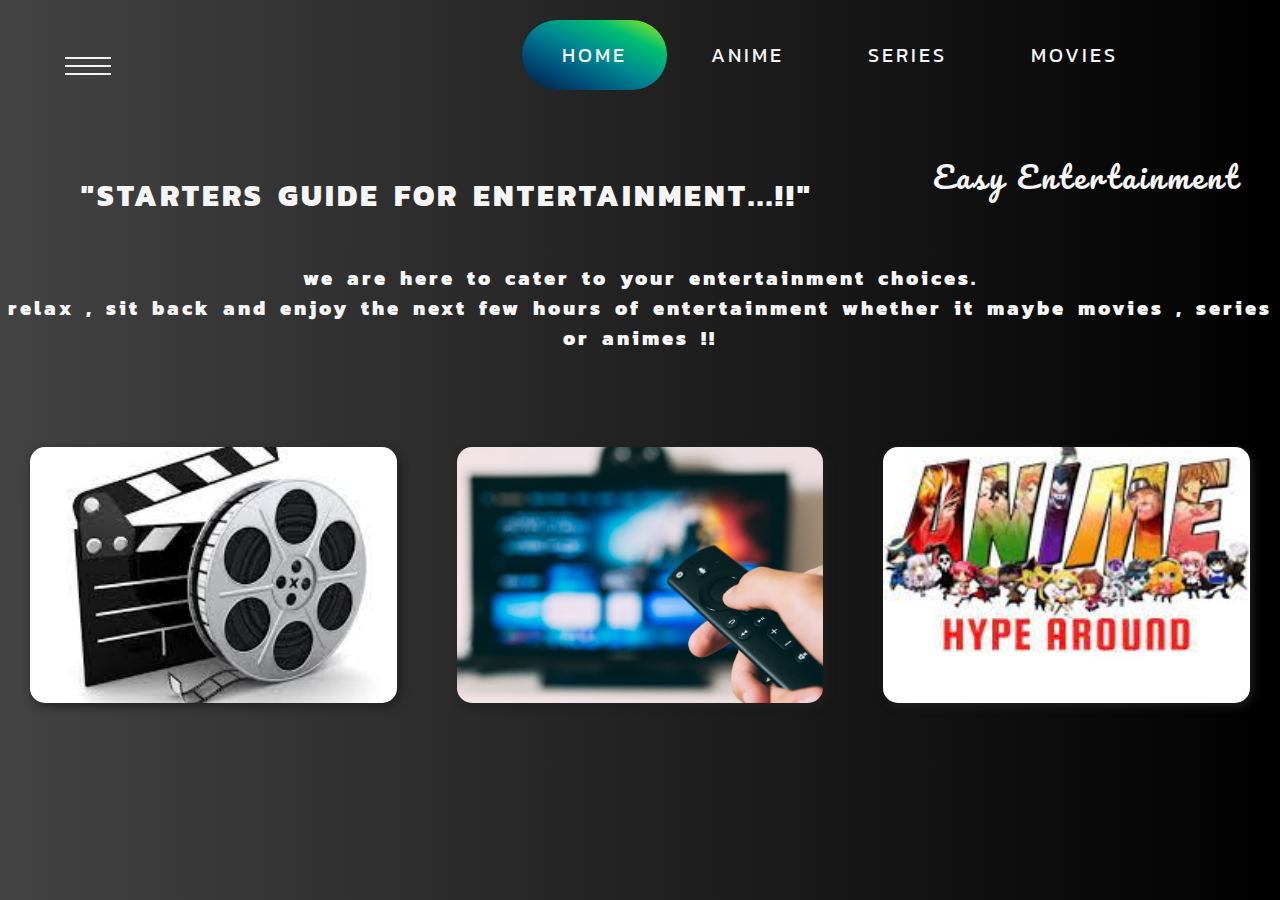
<file: index.html>
<html>
  <head>
    <title>home page</title>
    <link rel="stylesheet" href="styles.css" />
    <link rel="icon" type="image/x-icon" href="img/video-player.png">
  </head>

  <body class="homepage">
    <ul>
      <li class="homebutton" id="two"><a href="#">HOME</a></li>
      <li><a href="anime.html">ANIME</a></li>
      <li><a href="series.html">SERIES</a></li>
      <li><a href="movie.html">MOVIES</a></li>
      <li id="one">Easy Entertainment</li>
    </ul>
    <div class="hamburger-menu">
      <input id="menu__toggle" type="checkbox" />
      <label class="menu__btn" for="menu__toggle">
        <span></span>
      </label>
  
      <ul class="menu__box">
        <li><a class="menu__item" href="login.html">Login</a></li>
        <li><a class="menu__item" href="about.html">About</a></li>
        <li><a class="menu__item" href="movieslider.html">Movie Slides</a></li>
        <li><a class="menu__item" href="seriesslider.html">Series Slides</a></li>
        <li><a class="menu__item" href="animeslider.html">Anime Slides</a></li>
      </ul>
      </div>


  <!-- <h1 style="font-family: 'Dancing Script', cursive ;  text-align:  center;">
    EASY ENTERTAINMENT
  </h1> -->




    <div class="moto">
      "starters guide for entertainment...!!"<br /><br />
      <p>
        We are here to cater to your entertainment choices.<br />
        relax , sit back and enjoy the next few hours of entertainment whether
        it maybe movies , series or animes !!

      </p>
    </div>
    <div class="selection">
      <div class="options1">
        <a href="#">
          <img class="image" />
          <div class="hiddentxt">
            <div class="txt">
              <h1>MOVIES</h1>
              <br /><br />
              <h3>
                "No good movie is too long and no bad movie is short enough"
              </h3>
            </div>
          </div>
        </a>
      </div>
      <div class="options2">
        <img class="image" />
        <a href="#">
        <div class="hiddentxt">
          <div class="txt">
            <h1>SERIES</h1>
            <br /><br />
            <h3>
              " GRAB SOME SNACKS AND BINGE WATCH YOUR FAVOURITE TV SHOWS HERE"
            </h3>
          </div>
        </div></a>
      </div>
      <div class="options3">
        <a href="#">
          <img class="image" />
          <div class="hiddentxt">
            <div class="txt">
              <h1>ANIME</h1>
              <br /><br />
              <h3>
                "WANNA START WATCHING ANIME .. YOU'VE COME TO THE RIGHT PLACE!!
              </h3>
            </div>
          </div></a
        >
      </div>
    </div>
  </body>
</html>
</file>
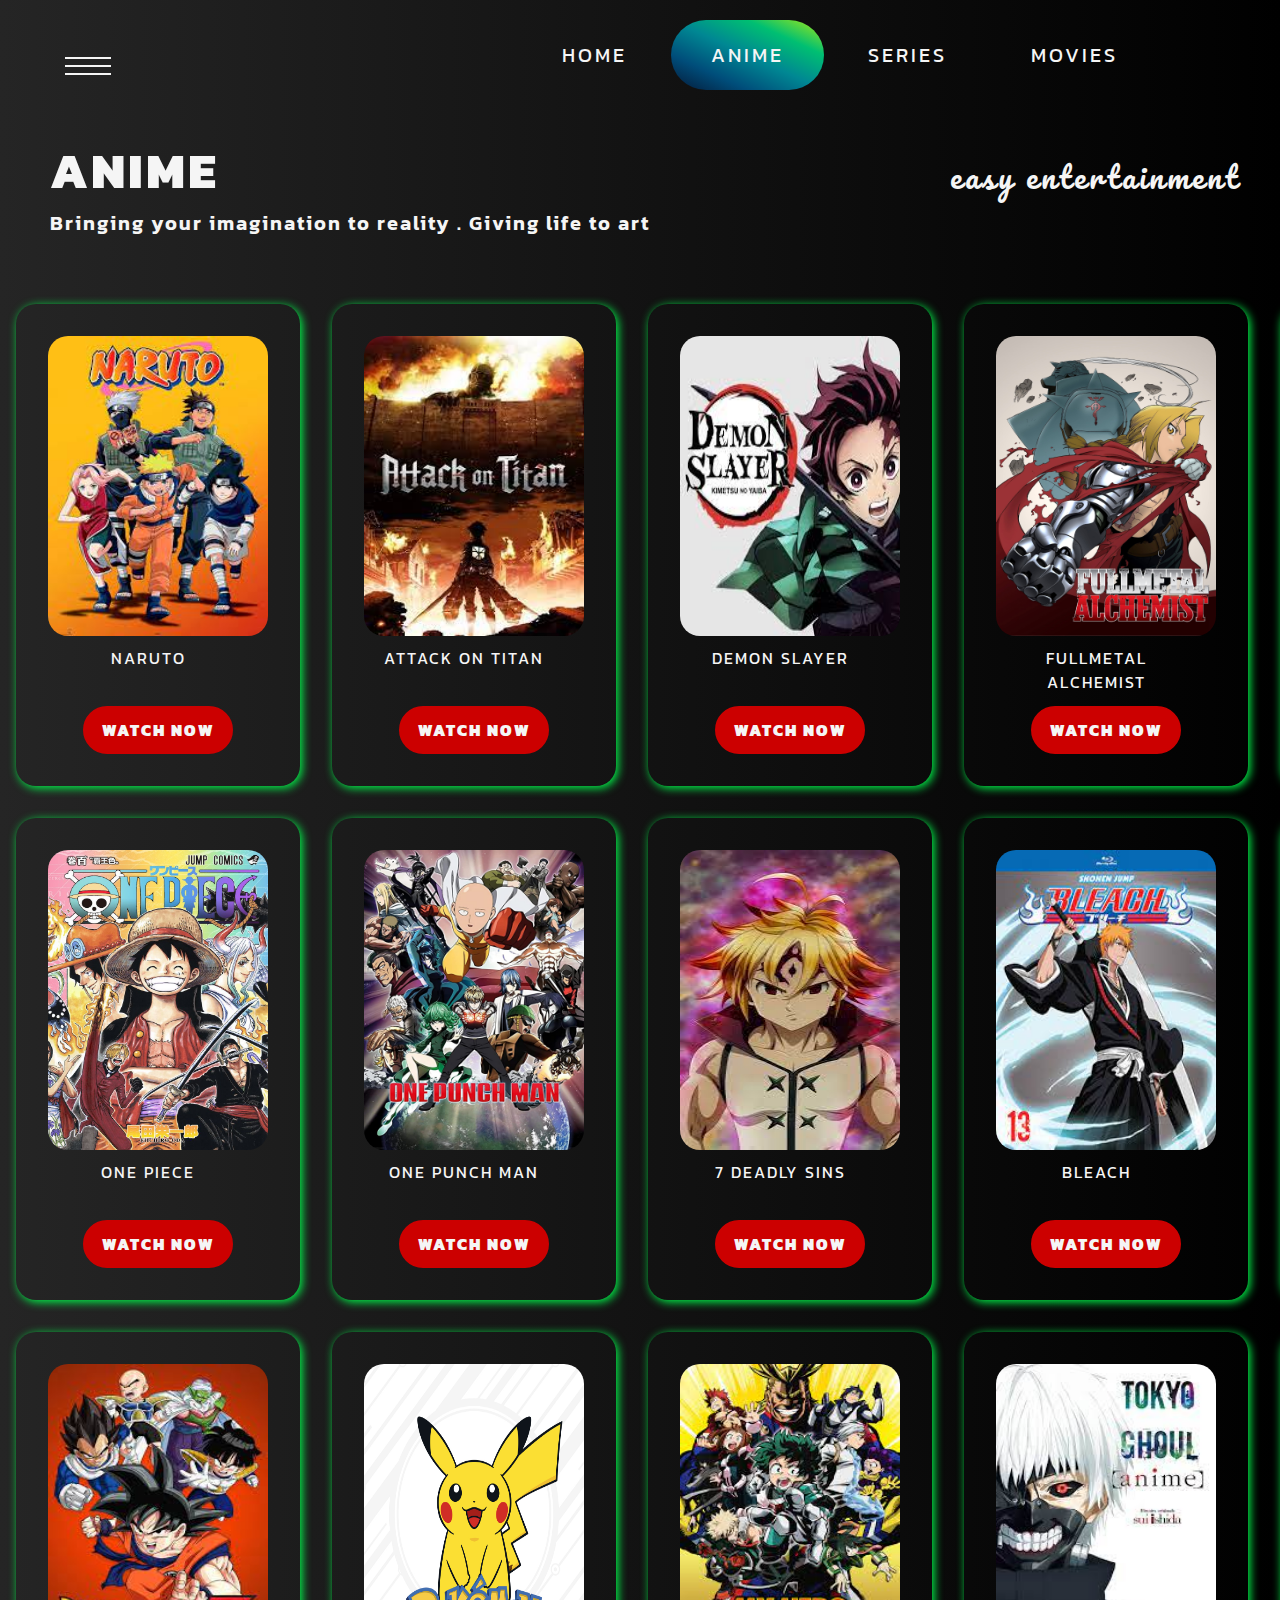
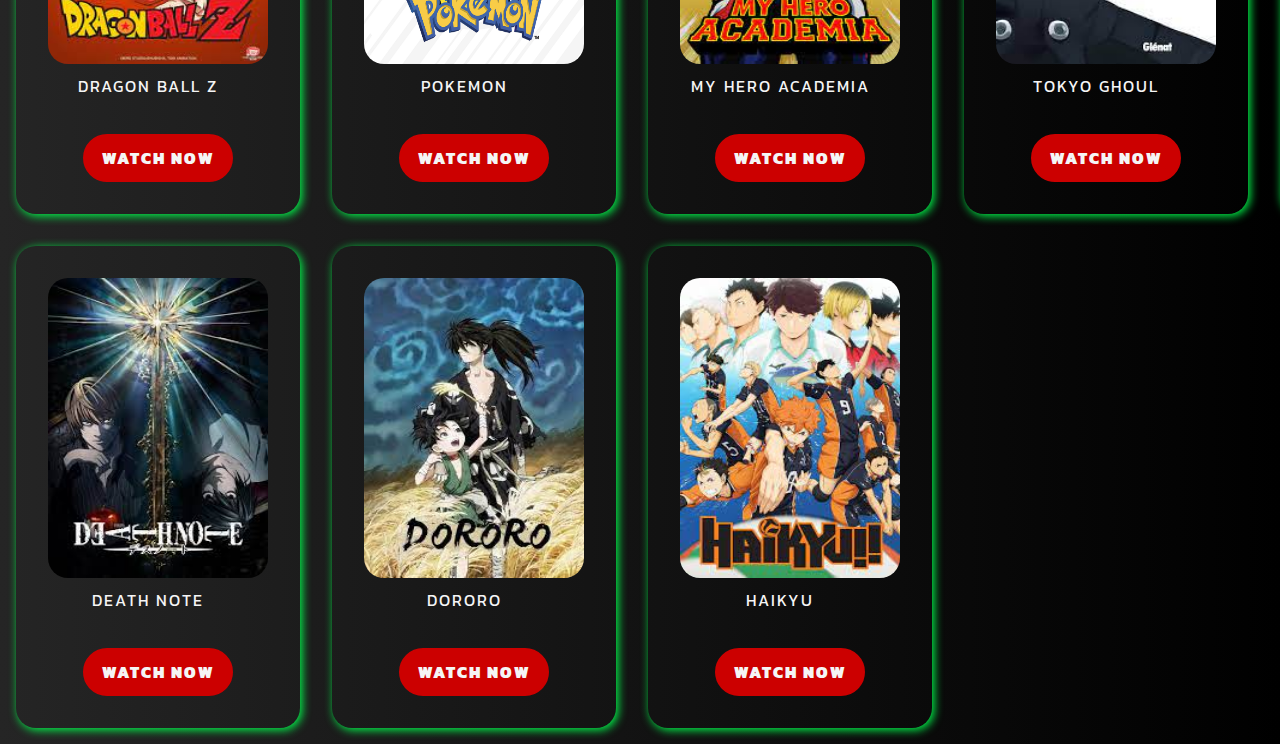
<file: anime.html>
<html>
  <head>
    <title>movies</title>
    <link rel="stylesheet" href="styles.css" />
    <link rel="icon" type="image/x-icon" href="img/video-player.png">

  </head>
  <body class="animepage">
    <ul>
      <li id="two"><a href="index.html">HOME</a></li>
      <li class="homebutton"><a href="anime.html">ANIME</a></li>
      <li><a href="series.html">SERIES</a></li>
      <li ><a href="movie.html">MOVIES</a></li>
      <li id="one">easy entertainment</li>

    </ul>
    <div class="hamburger-menu">
      <input id="menu__toggle" type="checkbox" />
      <label class="menu__btn" for="menu__toggle">
        <span></span>
      </label>
  
      <ul class="menu__box">
        <li><a class="menu__item" href="login.html">Login</a></li>
        <li><a class="menu__item" href="about.html">About</a></li>
        <li><a class="menu__item" href="movieslider.html">Movie Slides</a></li>
        <li><a class="menu__item" href="seriesslider.html">Series Slides</a></li>
        <li><a class="menu__item" href="animeslider.html">Anime Slides</a></li>
      </ul>
      </div>

    <div class="animeheading">
      <header>ANIME</header>
      <div class="description">
Bringing your imagination to reality . Giving life to art      </div>
    </div>
    <!-- <div class="selectgenre">select your favourite genre here:</div>
    <div id="myBtnContainer">
      <button class="btn active" data-tabs="all">Show all</button>
      <button class="btn" data-tabs="kids">kids section</button>
      <button class="btn" data-tabs="romance">romance</button>
      <button class="btn" data-tabs="comedy">comedy</button>
      <button class="btn" data-tabs="horror">horror</button>

      <button class="btn" data-tabs="murder">murder mystery</button>
      <button class="btn" data-tabs="fantasy">fantasy</button>
    </div> -->
    <div class="anicontainer" id="container">
      <div class="anime" >
        <div class="pic">
          <img class="img" src="img/naruto.jpg" />
        </div>
        <div class="title">NARUTO</div>

        <button class="watchbtn">WATCH NOW</button>
      </div>

      <div class="anime" >
        <div class="pic">
          <img class="img" src="img/aot.jpg" />
        </div>
        <div class="title">ATTACK ON TITAN</div>
        <button class="watchbtn">WATCH NOW</button>
      </div>

      <div class="anime" >
        <div class="pic">
          <img class="img" src="img/demon.jpg" />
        </div>

        <div class="title">DEMON SLAYER</div>
        <button class="watchbtn">WATCH NOW</button>
      </div>
      <div class="anime" >
        <div class="pic">
          <img class="img" src="img/fma.jpg" />
        </div>
        <div class="title">FULLMETAL ALCHEMIST </div>
        <button class="watchbtn">WATCH NOW</button>
      </div>
      <div class="anime" >
        <div class="pic">
          <img class="img" src="img/SPYX.jpg" />
        </div>
        <div class="title">SPY X FAMILY</div>
        <button class="watchbtn">WATCH NOW</button>
      </div>
      <div class="anime">
        <div class="pic">
          <img class="img" src="img/onepiece.jpg" />
        </div>
        <div class="title">ONE PIECE</div>
        <button class="watchbtn">WATCH NOW</button>
      </div>
      <div class="anime" >
        <div class="pic">
          <img class="img" src="img/onepunch.jpg" />
        </div>
        <div class="title">ONE PUNCH MAN</div>
        <button class="watchbtn">WATCH NOW</button>
      </div>
      <div class="anime" >
        <div class="pic">
          <img class="img" src="img/7ds.jpg" />
        </div>
        <div class="title">7 DEADLY SINS</div>
        <button class="watchbtn">WATCH NOW</button>
      </div>
      <div class="anime" >
        <div class="pic">
          <img class="img" src="img/bleach.jpg" />
        </div>
        <div class="title">BLEACH</div>
        <button class="watchbtn">WATCH NOW</button>
      </div>
      <div class="anime" >
        <div class="pic">
          <img class="img" src="img/vinsaga.jpg" />
        </div>
        <div class="title">VINLAND SAGA</div>
        <button class="watchbtn">WATCH NOW</button>
      </div>
      <div class="anime" >
        <div class="pic">
          <img class="img" src="img/dragz.jpg" />
        </div>
        <div class="title">DRAGON BALL Z</div>
        <button class="watchbtn">WATCH NOW</button>
      </div>
      <div class="anime" >
        <div class="pic">
          <img class="img" src="img/pokemon.jpeg" />
        </div>
        <div class="title">POKEMON</div>
        <button class="watchbtn">WATCH NOW</button>
      </div>
      <div class="anime" >
        <div class="pic">
          <img class="img" src="img/mha.jpg" />
        </div>
        <div class="title">MY HERO ACADEMIA</div>
        <button class="watchbtn">WATCH NOW</button>
      </div>
      <div class="anime" >
        <div class="pic">
          <img class="img" src="img/tokyog.jpg" />
        </div>
        <div class="title">TOKYO GHOUL</div>
        <button class="watchbtn">WATCH NOW</button>
      </div>
      <div class="anime" >
        <div class="pic">
          <img class="img" src="img/tokyor.jpg" />
        </div>
        <div class="title">TOKYO REVENGERS </div>
        <button class="watchbtn">WATCH NOW</button>
      </div>
      <div class="anime" >
        <div class="pic">
          <img class="img" src="img/deathnote.jpg" />
        </div>
        <div class="title">DEATH NOTE</div>
        <button class="watchbtn">WATCH NOW</button>
      </div>
      <div class="anime" >
        <div class="pic">
          <img class="img" src="img/dororo.jpg" />
        </div>
        <div class="title">DORORO</div>
        <button class="watchbtn">WATCH NOW</button>
      </div>
      <div class="anime" >
        <div class="pic">
          <img class="img" src="img/haiku.jpg" />
        </div>
        <div class="title">HAIKYU</div>
        <button class="watchbtn">WATCH NOW</button>
      </div>
    </div>
  </body>
  <script src="filter.js"></script>
</html>
</file>
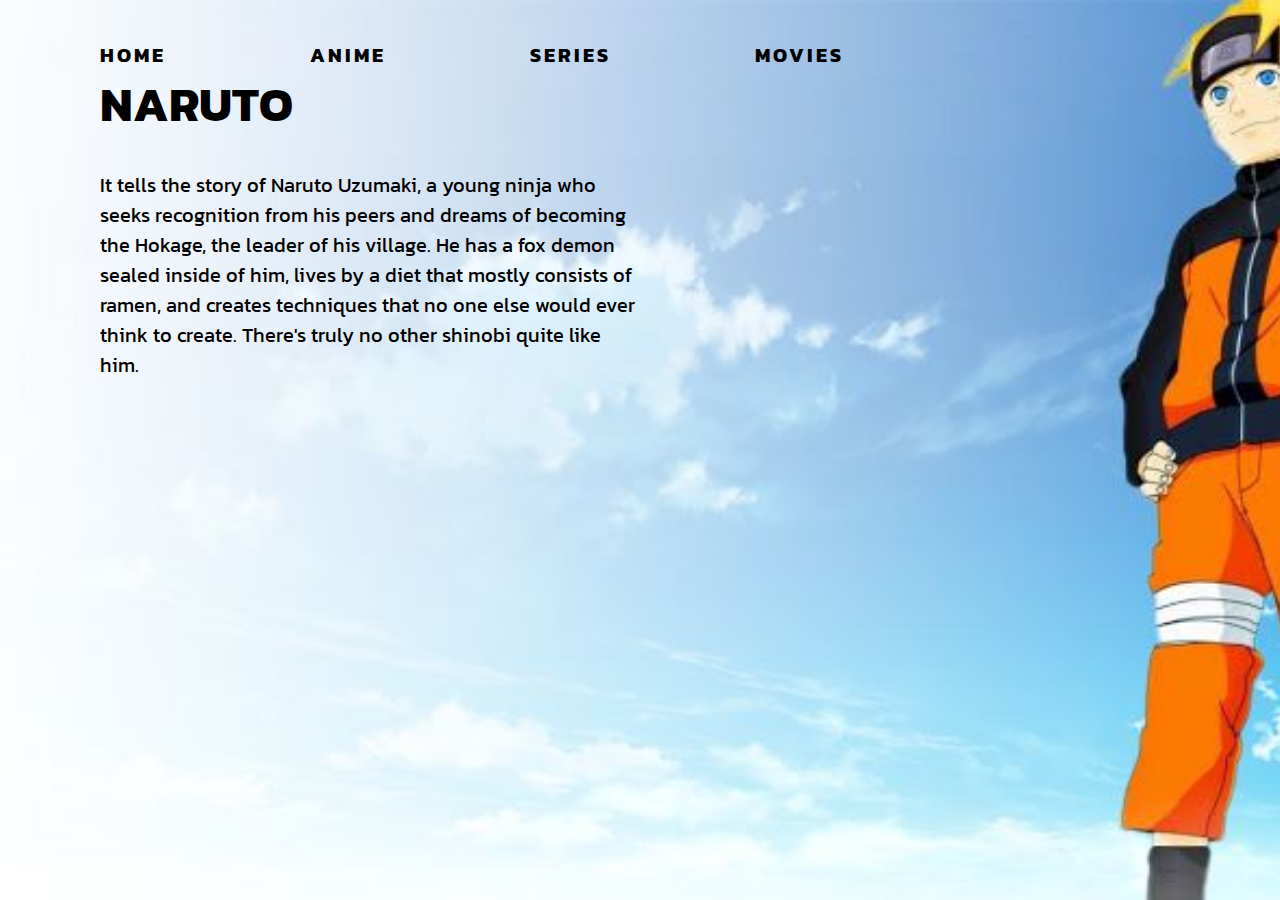
<file: animeslider.html>
<html>
  <head>
    <title>slider1</title>
    <link rel="stylesheet" href="slider.css" />
    <link rel="icon" type="image/x-icon" href="img/video-player.png">

  </head>

  <body>
    <ul>
      <li><a href="index.html">HOME</a></li>
      <li><a href="anime.html">ANIME</a></li>
      <li><a href="series.html">SERIES</a></li>
      <li><a href="movie.html">MOVIES</a></li>
      
    </ul>
    <div class="aslider">
      <div class="aslide aslide1">
        <div class="caption">
          <h2>NARUTO</h2>
          <p>
            It tells the story of Naruto Uzumaki, a young ninja who seeks
            recognition from his peers and dreams of becoming the Hokage, the
            leader of his village. He has a fox demon sealed inside of him,
            lives by a diet that mostly consists of ramen, and creates
            techniques that no one else would ever think to create. There's
            truly no other shinobi quite like him.
          </p>
        </div>
      </div>
      <div class="aslide aslide2">
        <div class="caption">
          <h2>ATTACK ON TITAN</h2>
          <p>
            It is set in a world where humanity is forced to live in cities
            surrounded by three enormous walls that protect them from gigantic
            man-eating humanoids referred to as Titans; the story follows Eren
            Yeager, who vows to exterminate the Titans after they bring about
            the destruction of his hometown and the death of his mother
          </p>
        </div>
      </div>
      <div class="aslide aslide3">
        <div class="caption">
          <h2>SPY X FAMILY</h2>
          <p>
            The story follows a spy who has to "build a family" to execute a
            mission, not realizing that the girl he adopts as his daughter is a
            telepath, and the woman he agrees to be in a marriage with is a
            skilled assassin.To accomplish this and present the image of a happy
            family, he creates the alias of Loid Forger, adopts a young orphan
            girl named Anya, and marries a woman named Yor Briar.
          </p>
        </div>
      </div>
      <div class="aslide aslide4">
        <div class="caption">
          <h2>DEMON SLAYER</h2>
          <p>
            It follows teenage Tanjiro Kamado, who strives to become a demon
            slayer after his family was slaughtered and his younger sister,
            Nezuko, turned into a demon. The demons are former humans who were
            turned into demons by Muzan Kibutsuji injecting them with his own
            blood, and they feed on humans and possess supernatural abilities
            such as super strength, powers that demons can obtain called "Blood
            Demon Art", and regeneration.
          </p>
        </div>
      </div>
    </div>
  </body>
</html>
</file>
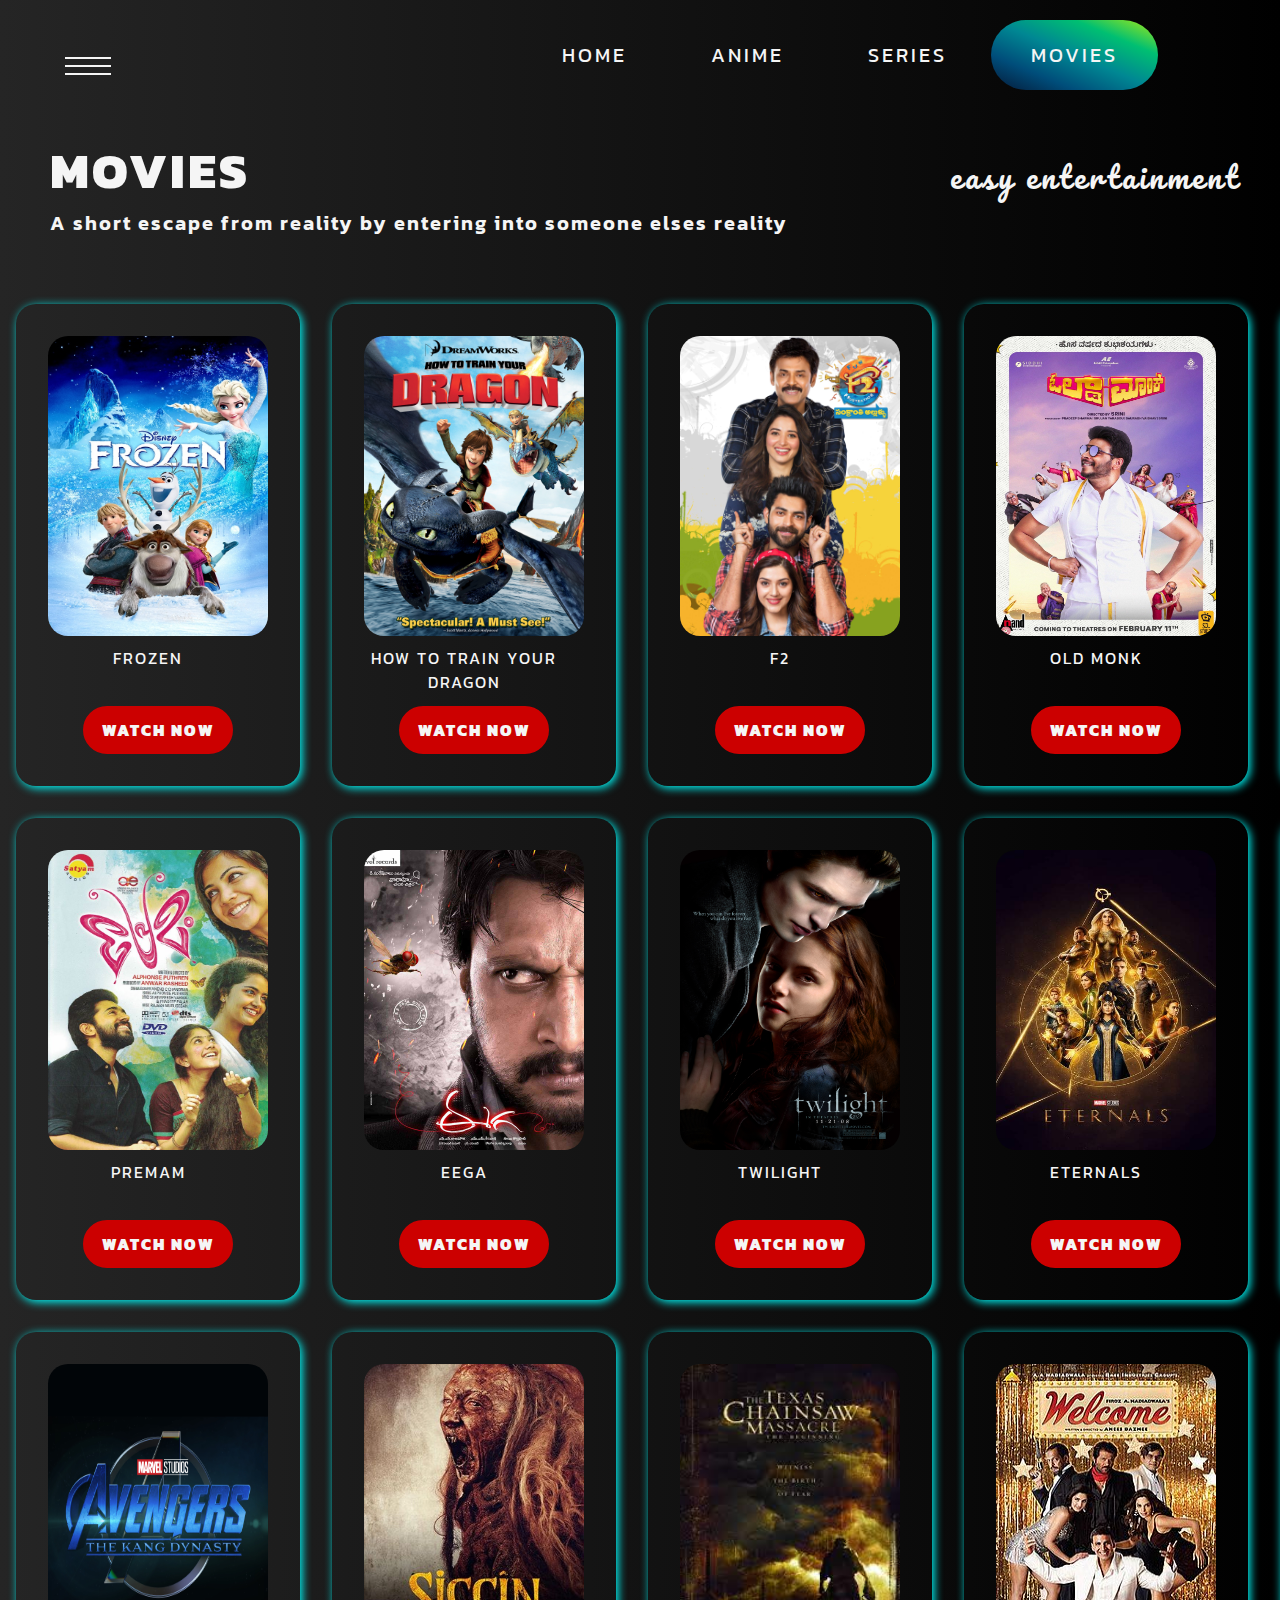
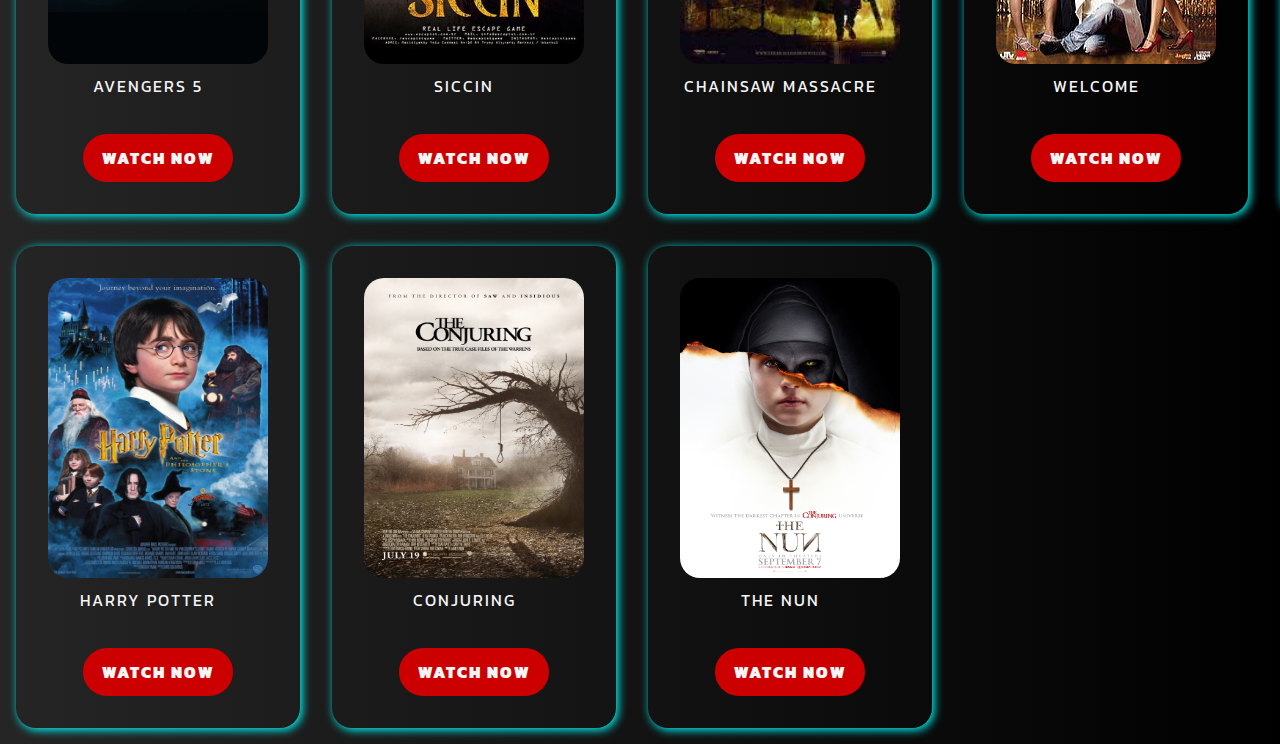
<file: movie.html>
<html>
  <head>
    <title>movies</title>
    <link rel="stylesheet" href="styles.css" />
    <link rel="icon" type="image/x-icon" href="img/video-player.png">

  </head>
  <body class="moviepage">
    <ul>
      <li id="two"><a href="index.html">HOME</a></li>
      <li><a href="anime.html">ANIME</a></li>
      <li><a href="series.html">SERIES</a></li>
      <li class="homebutton"><a href="movie.html">MOVIES</a></li>
      <li id="one">easy entertainment</li>

    </ul>
    <div class="hamburger-menu">
      <input id="menu__toggle" type="checkbox" />
      <label class="menu__btn" for="menu__toggle">
        <span></span>
      </label>
  
      <ul class="menu__box">
        <li><a class="menu__item" href="login.html">Login</a></li>
        <li><a class="menu__item" href="about.html">About</a></li>
        <li><a class="menu__item" href="movieslider.html">Movie Slides</a></li>
        <li><a class="menu__item" href="seriesslider.html">Series Slides</a></li>
        <li><a class="menu__item" href="animeslider.html">Anime Slides</a></li>
      </ul>
      </div>

    <div class="movieheading">
      <header>movies</header>
      <div class="description">
        A short escape from reality by entering into someone elses reality
      </div>
    </div>
    <!-- <div class="selectgenre">select your favourite genre here:</div> -->
    <!-- <div id="myBtnContainer">
      <button class="btn active" data-tabs="all">Show all</button>
      <button class="btn" data-tabs="kids">kids section</button>
      <button class="btn" data-tabs="romance">romance</button>
      <button class="btn" data-tabs="comedy">comedy</button>
      <button class="btn" data-tabs="horror">horror</button>

      <button class="btn" data-tabs="murder">murder mystery</button>
      <button class="btn" data-tabs="fantasy">fantasy</button>
    </div> -->
    <div class="anicontainer" id="container">
      <div class="movies">
        <div class="pic">
          <img class="img" src="img/frozen.jpeg" />
        </div>
        <div class="title">FROZEN</div>

        <button class="watchbtn">WATCH NOW</button>
      </div>

      <div class="movies">
        <div class="pic">
          <img class="img" src="img/httyd.jpg" />
        </div>
        <div class="title">HOW TO TRAIN YOUR DRAGON</div>
        <button class="watchbtn">WATCH NOW</button>
      </div>

      <div class="movies">
        <div class="pic">
          <img class="img" src="img/f2.jpg" />
        </div>

        <div class="title">F2</div>
        <button class="watchbtn">WATCH NOW</button>
      </div>
      <div class="movies">
        <div class="pic">
          <img class="img" src="img/oldmonk.jpg" />
        </div>
        <div class="title">OLD MONK</div>
        <button class="watchbtn">WATCH NOW</button>
      </div>
      <div class="movies">
        <div class="pic">
          <img class="img" src="img/after.jpg" />
        </div>
        <div class="title">AFTER</div>
        <button class="watchbtn">WATCH NOW</button>
      </div>
      <div class="movies">
        <div class="pic">
          <img class="img" src="img/premam.jpg" />
        </div>
        <div class="title">PREMAM</div>
        <button class="watchbtn">WATCH NOW</button>
      </div>
      <div class="movies">
        <div class="pic">
          <img class="img" src="img/eega.jpg" />
        </div>
        <div class="title">EEGA</div>
        <button class="watchbtn">WATCH NOW</button>
      </div>
      <div class="movies">
        <div class="pic">
          <img class="img" src="img/twilight.jpg" />
        </div>
        <div class="title">TWILIGHT</div>
        <button class="watchbtn">WATCH NOW</button>
      </div>
      <div class="movies">
        <div class="pic">
          <img class="img" src="img/etternals.jpg" />
        </div>
        <div class="title">ETERNALS</div>
        <button class="watchbtn">WATCH NOW</button>
      </div>
      <div class="movies">
        <div class="pic">
          <img class="img" src="img/mrsserial.jpg" />
        </div>
        <div class="title">MRS.SERIAL KILLER</div>
        <button class="watchbtn">WATCH NOW</button>
      </div>
      <div class="movies">
        <div class="pic">
          <img class="img" src="img/avengers.jpg" />
        </div>
        <div class="title">AVENGERS 5</div>
        <button class="watchbtn">WATCH NOW</button>
      </div>
      <div class="movies">
        <div class="pic">
          <img class="img" src="img/siccin.jpg" />
        </div>
        <div class="title">SICCIN</div>
        <button class="watchbtn">WATCH NOW</button>
      </div>
      <div class="movies">
        <div class="pic">
          <img class="img" src="img/chainsaw.jpg" />
        </div>
        <div class="title">CHAINSAW MASSACRE</div>
        <button class="watchbtn">WATCH NOW</button>
      </div>
      <div class="movies">
        <div class="pic">
          <img class="img" src="img/welcome.jpg" />
        </div>
        <div class="title">WELCOME</div>
        <button class="watchbtn">WATCH NOW</button>
      </div>
      <div class="movies">
        <div class="pic">
          <img class="img" src="img/shiddat.jpg" />
        </div>
        <div class="title">SHIDDAT</div>
        <button class="watchbtn">WATCH NOW</button>
      </div>
      <div class="movies">
        <div class="pic">
          <img class="img" src="img/harrypotter.jpg" />
        </div>
        <div class="title">HARRY POTTER</div>
        <button class="watchbtn">WATCH NOW</button>
      </div>
      <div class="movies">
        <div class="pic">
          <img class="img" src="img/conjuring.jpg" />
        </div>
        <div class="title">conjuring</div>
        <button class="watchbtn">WATCH NOW</button>
      </div>
      <div class="movies">
        <div class="pic">
          <img class="img" src="img/nun.jpg" />
        </div>
        <div class="title">the nun</div>
        <button class="watchbtn">WATCH NOW</button>
      </div>
    </div>
  </body>
  <script src="filter.js"></script>
</html>
</file>
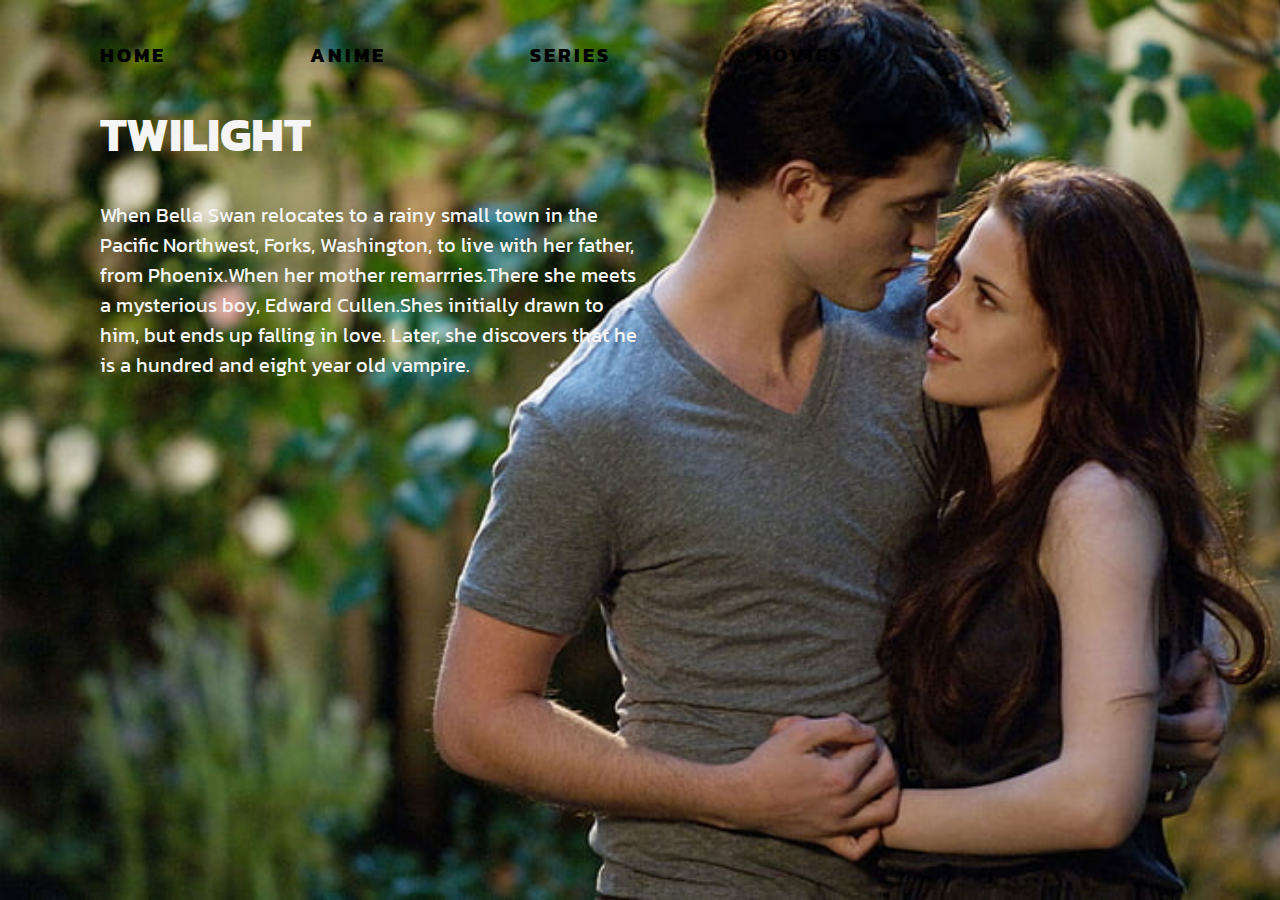
<file: movieslider.html>
<html>
  <head>
    <title>slider1</title>
    <link rel="stylesheet" href="slider.css" />
    <!-- <link rel="stylesheet" href="movieslider.css"> -->
    <link rel="icon" type="image/x-icon" href="img/video-player.png">
  </head>

  <body>
    <ul>
      <li><a href="index.html">HOME</a></li>
      <li><a href="anime.html">ANIME</a></li>
      <li><a href="series.html">SERIES</a></li>
      <li><a href="movie.html">MOVIES</a></li>
    </ul>
    <div class="mslider">
      <div class="mslide mslide1">
        <div class="caption">
          <h2 style="color: whitesmoke">TWILIGHT</h2>
          <p style="color: whitesmoke">
            When Bella Swan relocates to a rainy small town in the Pacific
            Northwest, Forks, Washington, to live with her father, from
            Phoenix.When her mother remarrries.There she meets a mysterious boy,
            Edward Cullen.Shes initially drawn to him, but ends up falling in
            love. Later, she discovers that he is a hundred and eight year old
            vampire.
          </p>
        </div>
      </div>
      <div class="mslide mslide2">
        <div class="caption">
          <h2>FROZEN</h2>
          <p>
            Princess Elsa of Arendelle possess magical powers that allows her to
            contol and create ice and snow, but were isolated from the public
            and each other after an accident. Following Prince Elsa's 21st
            birthday, she's to be crowned a Queen. Anna falls in love with
            Prince Hans at first sight as this the 1st time the castle gates
            have be open to public. When Anna seeks for her blessing, Elsa
            objects. and they get into an argument. The emotionally strain
            causes Elsa to unleash her powers. So she flees. Anna embark on a
            journey to find her with an ice-man Kristoff, reindeer Sven and Olaf
            a snnowman created by Elsa.
          </p>
        </div>
      </div>
      <div class="mslide mslide3">
        <div class="caption">
          <h2>HOW TO TRAIN YOUR DRAGON</h2>
          <p>
            In a world with dragons, this movie takes place on the island of
            Berk. Hiccup, son of Stoik, wants to be a dragon killer like his
            dad, but his dad refuses. One night on an invasion of the dragons,
            Hiccup catches a Night Fury, the rarest and an unseen dragon of them
            all to prove to his father he is worthy. But while Hiccup tries to
            persuade the other vikings that the dragons are good not bad, they
            have a hard time believing so.
          </p>
        </div>
      </div>
      <div class="mslide mslide4">
        <div class="caption">
          <h2>THE NUN</h2>
          <p>When a young nun at a cloistered abbey in Romania takes her own life, a priest with a haunted past and a novitiate on the threshold of her final vows are sent by the Vatican to investigate. Together, they uncover the order's unholy secret. Risking not only their lives but their faith and their very souls, they confront a malevolent force in the form of a demonic nun.</p>
        </div>
      </div>
    </div>
  </body>
</html>
</file>
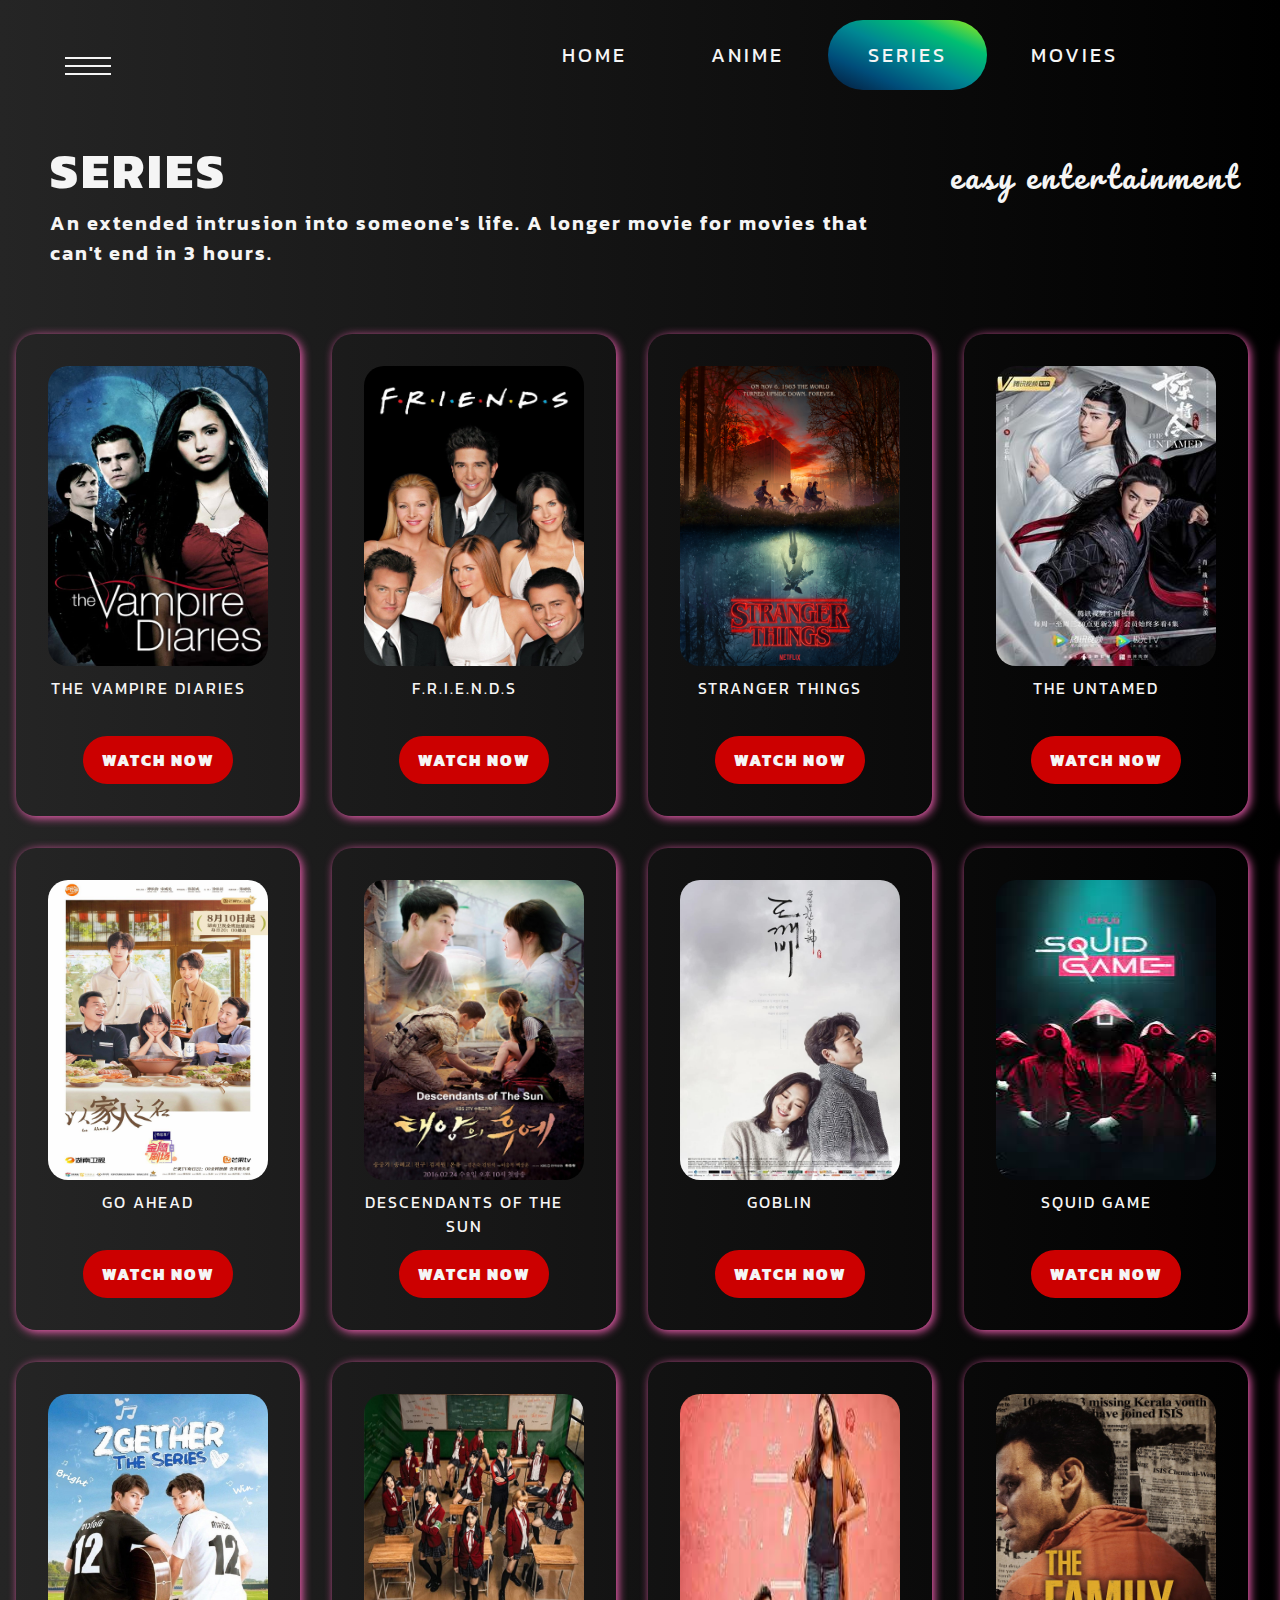
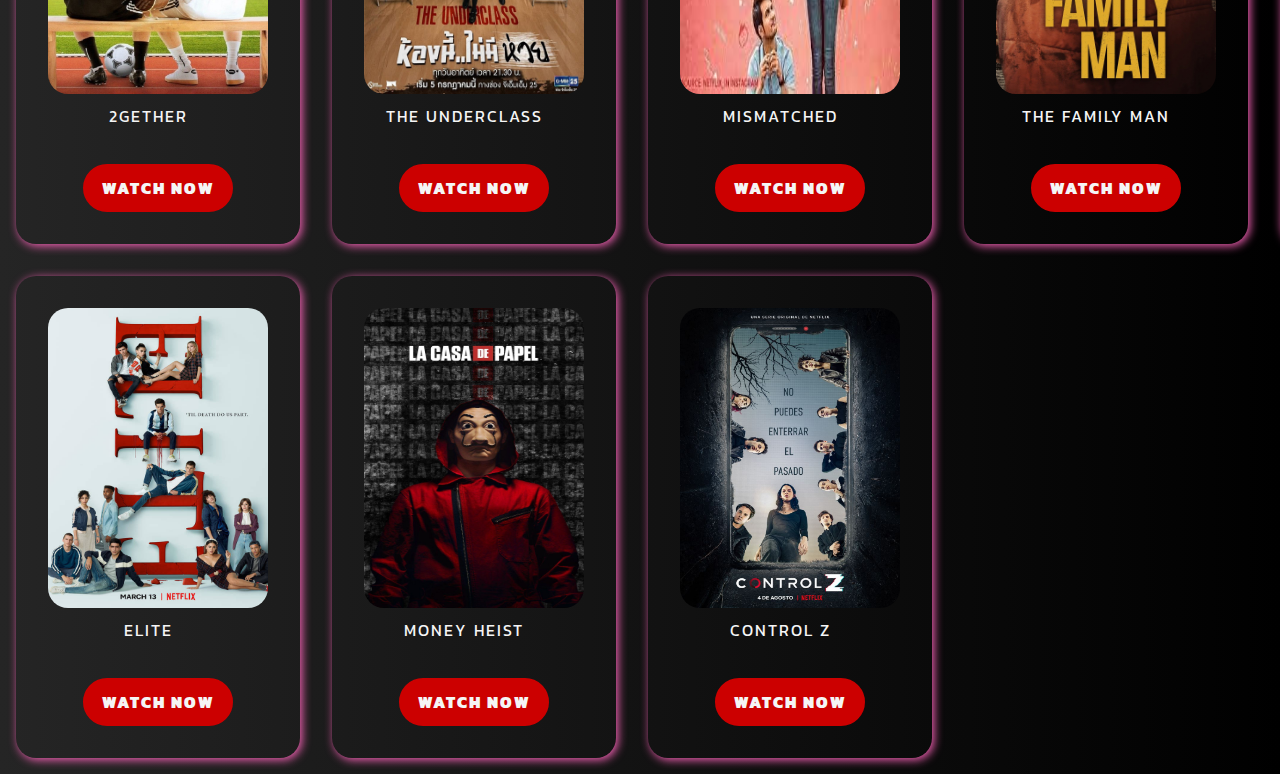
<file: series.html>
<html>
  <head>
    <title>series</title>
    <link rel="stylesheet" href="styles.css" />
    <link rel="icon" type="image/x-icon" href="img/video-player.png">

  </head>
  <body class="seriespage">
    <ul>
      <li id="two"><a href="index.html">HOME</a></li>
      <li><a href="anime.html">ANIME</a></li>
      <li class="homebutton"><a href="series.html">SERIES</a></li>
      <li><a href="movie.html">MOVIES</a></li>
      <li id="one">easy entertainment</li>

    </ul>
    <div class="hamburger-menu">
      <input id="menu__toggle" type="checkbox" />
      <label class="menu__btn" for="menu__toggle">
        <span></span>
      </label>
  
      <ul class="menu__box">
        <li><a class="menu__item" href="login.html">Login</a></li>
        <li><a class="menu__item" href="about.html">About</a></li>
        <li><a class="menu__item" href="movieslider.html">Movie Slides</a></li>
        <li><a class="menu__item" href="seriesslider.html">Series Slides</a></li>
        <li><a class="menu__item" href="animeslider.html">Anime Slides</a></li>
      </ul>
      </div>

    <div class="seriesheading">
      <header>series</header>
      <div class="description">
        An extended intrusion into someone's life. A longer movie for movies that can't end in 3 hours.
      </div>
    </div>
    <!-- <div class="selectlanguage">select your favourite language here:</div>
    <div id="myBtnContainer">
      <button class="btn active" onclick="filterselection('all')">Show all</button>
      <button class="btn" onclick="filterselection('eng')"> english</button>
      <button class="btn" onclick="filterselection('chinese')">chinese</button>
      <button class="btn" onclick="filterselection('korean')">korean</button>
      <button class="btn" onclick="filterselection('thai')">thai</button>
      <button class="btn" onclick="filterselection('ind')">indian</button>
      <button class="btn" onclick="filterselection('spanish')">spanish</button>
    </div> -->
    <div class="sercontainer" id="scontainer">
      <div class="series">
        
          <div class="pic">
            <img class="img" src="img/vd.jpg" />
          </div>
          <div class="title">The Vampire Diaries</div>

          <button class="watchbtn">WATCH NOW</button>
      </div>

      <div class="series">
        
          <div class="pic">
            <img class="img" src="img/frnds.jpg" />
          </div>
          <div class="title">F.R.I.E.N.D.S</div>
          <button class="watchbtn">WATCH NOW</button>
        
      </div>
      <div class="series" >
        <div class="">
          <div class="pic">
            <img class="img" src="img/st.jpg" />
          </div>
          <div class="title">Stranger things</div>
          <button class="watchbtn">WATCH NOW</button>
        </div>
      </div>
      <div class="series"><div class="filterdiv chinese">
        <div class="pic">
          <img class="img" src="img/untamed.jpg" />
        </div>
        <div class="title">The Untamed</div>
        <button class="watchbtn">WATCH NOW</button></div>
      </div>
      <div class="series"><div class="filterdiv chinese">
        <div class="pic">
          <img class="img" src="img/mt.jpg" />
        </div>

        <div class="title">Meteor Garden</div>
        <button class="watchbtn">WATCH NOW</button></div>
      </div>
      <div class="series">
        <div class="pic">
          <img class="img" src="img/ga.jpg" />
        </div>
        <div class="title">Go Ahead</div>
        <button class="watchbtn">WATCH NOW</button>
      </div>
      <div class="series">
        <div class="pic">
          <img class="img" src="img/dots.jpg" />
        </div>
        <div class="title">Descendants of the sun</div>
        <button class="watchbtn">WATCH NOW</button>
      </div>
      <div class="series">
        <div class="pic">
          <img class="img" src="img/guard.jpg" />
        </div>
        <div class="title">Goblin</div>
        <button class="watchbtn">WATCH NOW</button>
      </div>
      <div class="series">
        <div class="pic">
          <img class="img" src="img/sq.jfif" />
        </div>
        <div class="title">Squid Game</div>
        <button class="watchbtn">WATCH NOW</button>
      </div>
      <div class="series">
        <div class="pic">
          <img class="img" src="img/gfn.jpg" />
        </div>
        <div class="title">Girl From Nowhere</div>
        <button class="watchbtn">WATCH NOW</button>
      </div>
      <div class="series">
        <div class="pic">
          <img class="img" src="img/2g.download" />
        </div>
        <div class="title">2Gether</div>
        <button class="watchbtn">WATCH NOW</button>
      </div>
      <div class="series">
        <div class="pic">
          <img class="img" src="img/tu.jpg" />
        </div>
        <div class="title">The Underclass</div>
        <button class="watchbtn">WATCH NOW</button>
      </div>
      <div class="series">
        <div class="pic">
          <img class="img" src="img/misslider.jpg" />
        </div>
        <div class="title">Mismatched</div>
        <button class="watchbtn">WATCH NOW</button>
      </div>
      <div class="series">
        <div class="pic">
          <img class="img" src="img/tfm.jpg" />
        </div>
        <div class="title">The Family Man</div>
        <button class="watchbtn">WATCH NOW</button>
      </div>
      <div class="series">
        <div class="pic">
          <img class="img" src="img/mir.jpg" />
        </div>
        <div class="title">Mirzapur</div>
        <button class="watchbtn">WATCH NOW</button>
      </div>
      <div class="series">
        <div class="pic">
          <img class="img" src="img/eli.jpg" />
        </div>
        <div class="title">Elite</div>
        <button class="watchbtn">WATCH NOW</button>
      </div>
      <div class="series">
        <div class="pic">
          <img class="img" src="img/mh.jpg" />
        </div>
        <div class="title">Money Heist</div>
        <button class="watchbtn">WATCH NOW</button>
      </div>
      <div class="series">
        <div class="pic">
          <img class="img" src="img/cz.jpg" />
        </div>
        <div class="title">Control Z </div>
        <button class="watchbtn">WATCH NOW</button>
      </div>
    </div>
  </body>
  <!-- <script src="filter.js"></script> -->
</html>
</file>
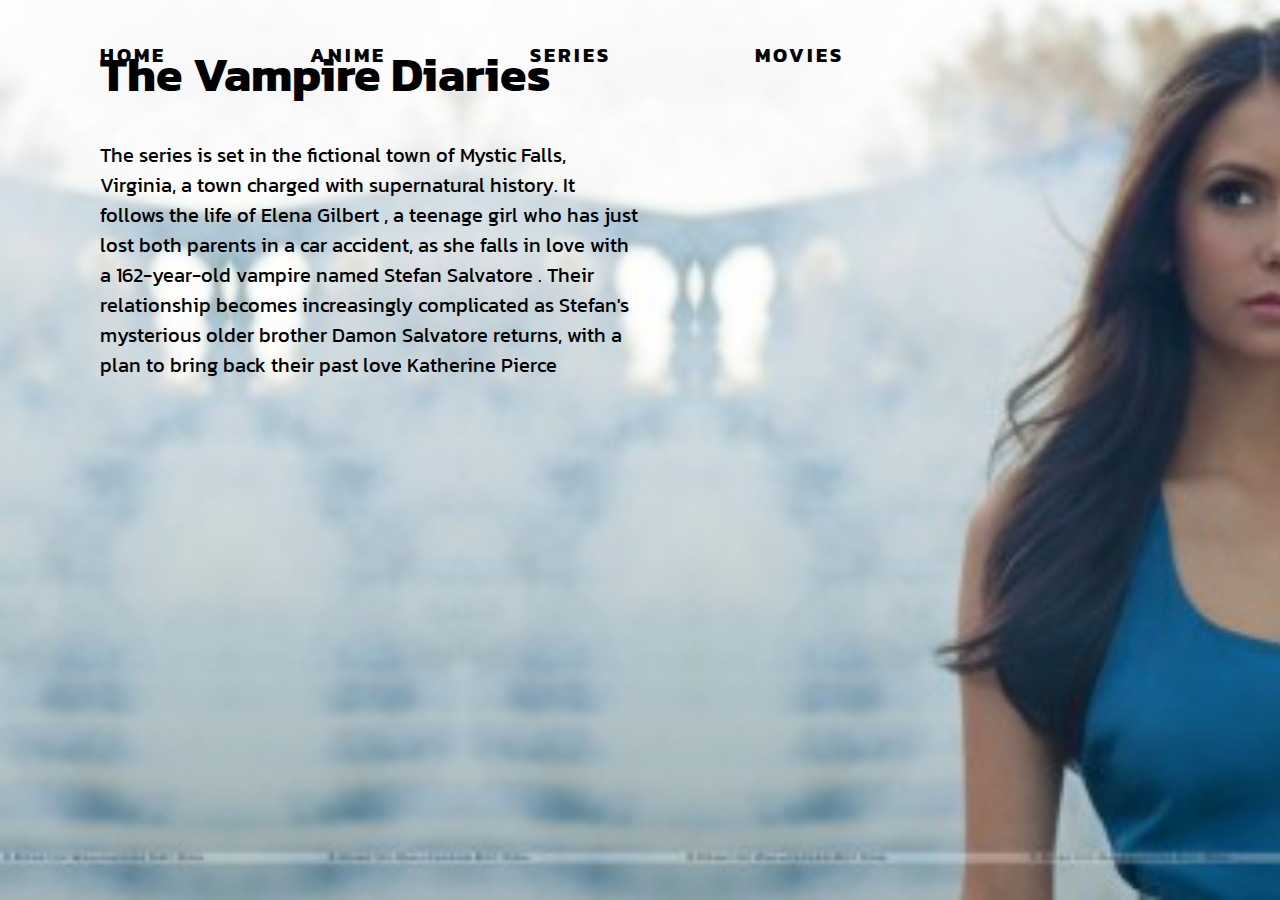
<file: seriesslider.html>
<html>
  <head>
    <title>slider1</title>
    <link rel="stylesheet" href="slider.css" />
    <link rel="icon" type="image/x-icon" href="img/video-player.png">

  </head>

  <body>
    <ul>
      <li><a href="index.html">HOME</a></li>
      <li><a href="anime.html">ANIME</a></li>
      <li><a href="series.html">SERIES</a></li>
      <li><a href="movie.html">MOVIES</a></li>
    </ul>
    <div class="sslider">
      <div class="sslide sslide1">
        <div class="caption">
          <h2>The Vampire Diaries</h2>
          <p>
            The series is set in the fictional town of Mystic Falls, Virginia, a
            town charged with supernatural history. It follows the life of Elena
            Gilbert , a teenage girl who has just lost both parents
            in a car accident, as she falls in love with a 162-year-old vampire
            named Stefan Salvatore . Their relationship becomes
            increasingly complicated as Stefan's mysterious older brother Damon
            Salvatore returns, with a plan to bring back their
            past love Katherine Pierce 
          </p>
        </div>
      </div>
      <div class="sslide sslide2">
        <div class="caption">
          <h2>Mismatched</h2>
          <p>
            Mismatched is a rom-com based on Sandhya Menon's best selling book ‘When Dimple Met Rishi’. Dimple Ahuja (Prajakta Koli) wants to be a tech wizard and Rishi Singh Shekhawat (Rohit Saraf) is a young guy who believes in traditional way of dating: meeting in person, being drunk on love, and has come to Aravalli Institute to find his ‘Future Wife’. Dimple is driven and Rishi's bewitched, and wants to tie the knot with her
          </p>
        </div>
      </div>
      <div class="sslide sslide3">
        <div class="caption">
          <h2 style="color: whitesmoke">Family Man</h2>
          <p style="color: whitesmoke">
            'The Family Man' is an edgy action-drama series which tells the story of a middle-class man who works for a special cell of the National Investigation Agency. While he tries to protect the nation from terrorists, he also must protect his family from the impact of his secretive, high-pressure, and low-paying job.
          </p>
        </div>
      </div>
      <div class="sslide sslide4">
        <div class="caption">
          <h2>Squid Gme</h2>
          <p>
            Seong Gi-hun, a divorced father and indebted gambler who lives with his elderly mother, is invited to play a series of children's games for a chance at a large cash prize. Accepting the offer, he is taken to an unknown location where he finds himself among 455 other players who are all in deep financial trouble. The players are made to wear green tracksuits and are kept under watch at all times by masked guards in pink jumpsuits, with the games overseen by the Front Man, who wears a black mask and black uniform. 
          </p>
        </div>
      </div>
    </div>
  </body>
</html>
</file>
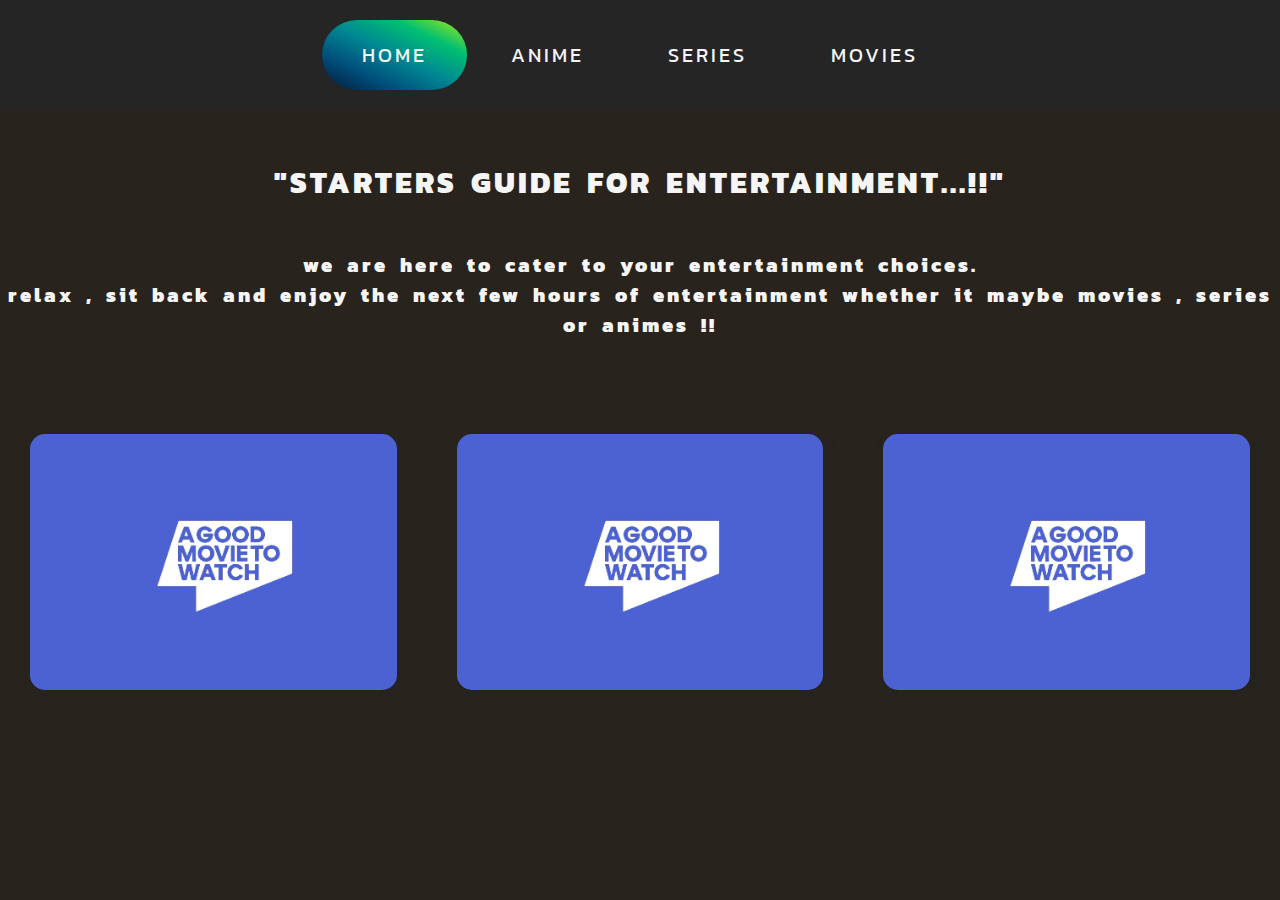
<file: assignment/home.html>
<html>
  <head>
    <title>home page</title>
    <link rel="stylesheet" href="styles.css" />
  </head>
  <body class="homepage">
    <ul>
      <li class="homebutton"><a href="#">HOME</a></li>
      <li><a href="#">ANIME</a></li>
      <li><a href="#">SERIES</a></li>
      <li><a href="movie.html">MOVIES</a></li>
    </ul>
    <div class="moto">
      "starters guide for entertainment...!!"<br /><br />
      <p>
        we are here to cater to your entertainment choices.<br />
        relax , sit back and enjoy the next few hours of entertainment whether
        it maybe movies , series or animes !!
      </p>
    </div>
    <div class="selection">
      <div class="options">
        <a href="#">
          <img class="image" />
          <div class="hiddentxt">
            <div class="txt">
              <h1>MOVIES</h1>
              <br /><br />
              <h3>
                "No good movie is too long and no bad movie is short enough"
              </h3>
            </div>
          </div>
        </a>
      </div>
      <div class="options">
        <img class="image" />
        <div class="hiddentxt">
          <div class="txt">
            <h1>SERIES</h1>
            <br /><br />
            <h3>
              " GRAB SOME SNACKS AND BINGE WATCH YOUR FAVOURITE TV SHOWS HERE"
            </h3>
          </div>
        </div>
      </div>
      <div class="options">
        <img class="image" />
        <div class="hiddentxt">
          <div class="txt">
            <h1>ANIME</h1>
            <br /><br />
            <h3>
              "WANNA START WATCHING ANIME .. YOU'VE COME TO THE RIGHT PLACE!!
            </h3>
          </div>
        </div>
      </div>
    </div>
  </body>
</html>
</file>
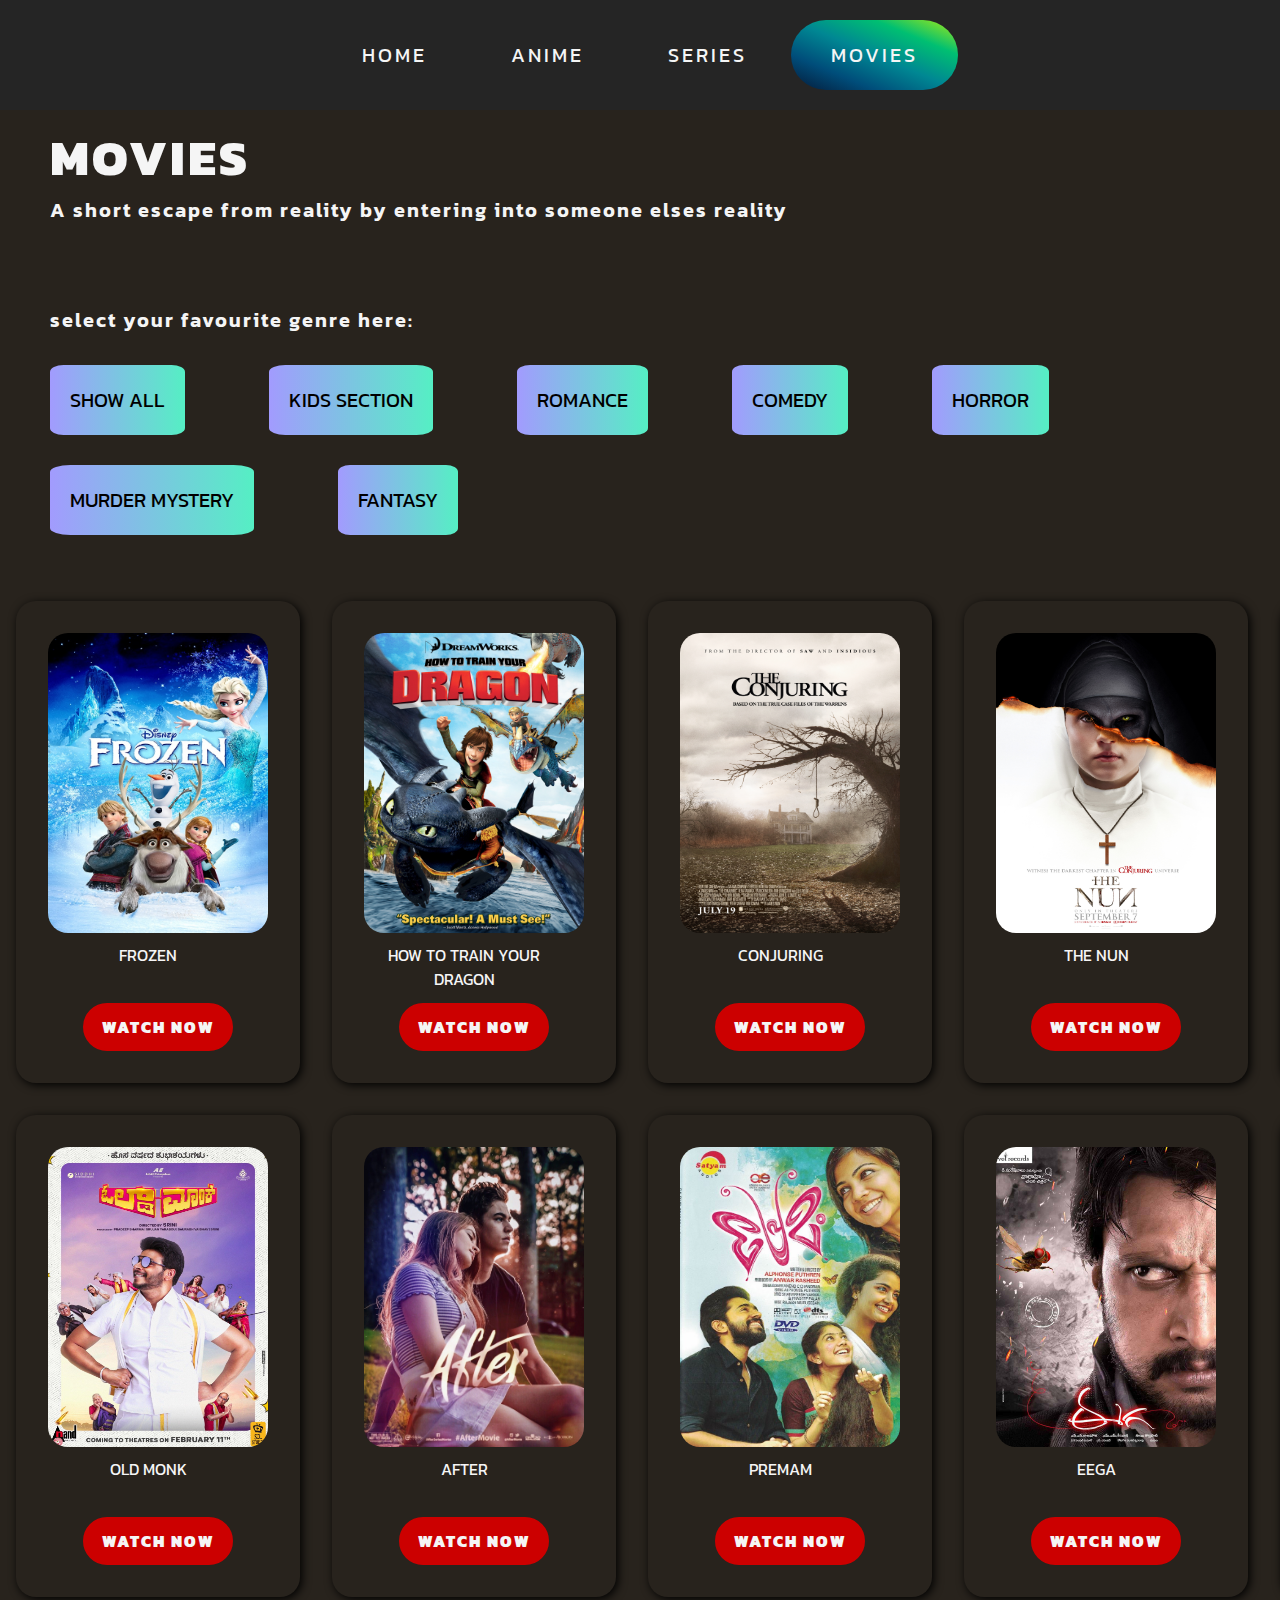
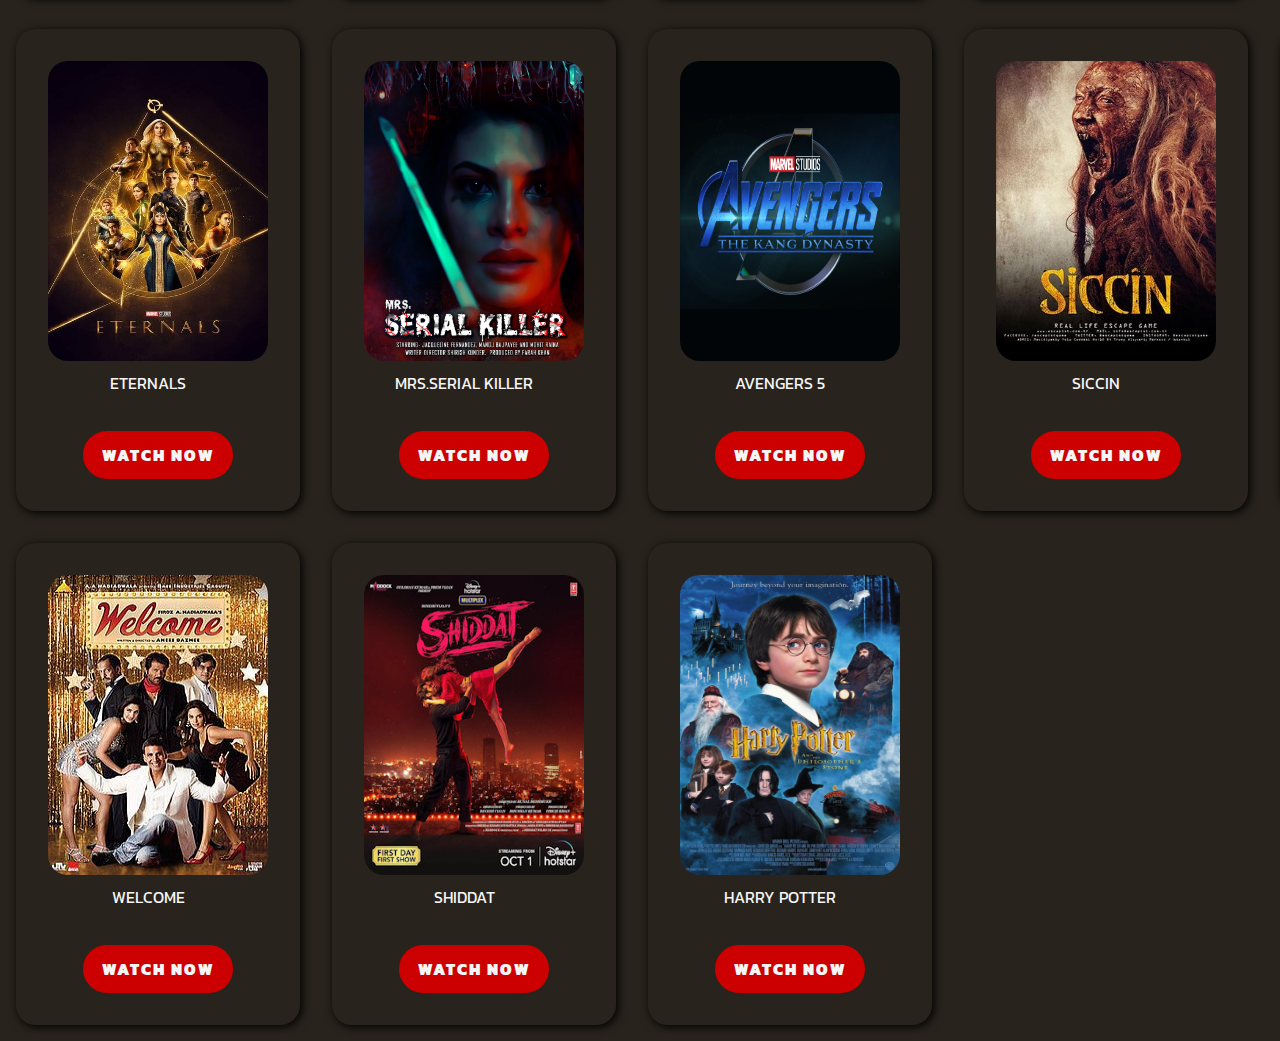
<file: assignment/movie.html>
<html>
  <head>
    <title>movies</title>
    <link rel="stylesheet" href="styles.css" />
  </head>
  <body class="moviepage">
    <ul>
      <li><a href="home.html">HOME</a></li>
      <li><a href="#">ANIME</a></li>
      <li><a href="#">SERIES</a></li>
      <li class="homebutton"><a href="movie.html">MOVIES</a></li>
    </ul>
    <div class="movieheading">
      <header>movies</header>
      <div class="description">
        A short escape from reality by entering into someone elses reality
      </div>
    </div>
    <div class="selectgenre">select your favourite genre here:</div>
    <div id="myBtnContainer">
      <button class="btn active" onclick="filterselection('all')">
        Show all
      </button>
      <button class="btn" onclick="filterselection('kids')">
        kids section
      </button>
      <button class="btn" onclick="filterselection('romance')">romance</button>
      <button class="btn" onclick="filterselection('comedy')">comedy</button>
      <button class="btn" onclick="filterselection('horror')">horror</button>

      <button class="btn" onclick="filterselection('murder')">
        murder mystery
      </button>
      <button class="btn" onclick="filterselection('fantasy')">fantasy</button>
    </div>
    <div class="movcontainer" id="container">
      <div class="movies kids">
        
          <div class="pic">
            <img class="img" src="frozen.jpeg" />
          </div>
          <div class="title">FROZEN</div>

          <button class="watchbtn">WATCH NOW</button>
      </div>

      <div class="movies kids">
        
          <div class="pic">
            <img class="img" src="httyd.jpg" />
          </div>
          <div class="title">HOW TO TRAIN YOUR DRAGON</div>
          <button class="watchbtn">WATCH NOW</button>
        
      </div>
      <div class="movies filterdiv horror" >
        <div class="">
          <div class="pic">
            <img class="img" src="conjuring.jpg" />
          </div>
          <div class="title">CONJURING </div>
          <button class="watchbtn">WATCH NOW</button>
        </div>
      </div>
      <div class="movies"><div class="filterdiv horror">
        <div class="pic">
          <img class="img" src="nun.jpg" />
        </div>
        <div class="title">THE NUN</div>
        <button class="watchbtn">WATCH NOW</button></div>
      </div>
      <div class="movies"><div class="filterdiv comedy">
        <div class="pic">
          <img class="img" src="f2.jpg" />
        </div>

        <div class="title">F2</div>
        <button class="watchbtn">WATCH NOW</button></div>
      </div>
      <div class="movies">
        <div class="pic">
          <img class="img" src="oldmonk.jpg" />
        </div>
        <div class="title">OLD MONK</div>
        <button class="watchbtn">WATCH NOW</button>
      </div>
      <div class="movies">
        <div class="pic">
          <img class="img" src="after.jpg" />
        </div>
        <div class="title">AFTER</div>
        <button class="watchbtn">WATCH NOW</button>
      </div>
      <div class="movies">
        <div class="pic">
          <img class="img" src="premam.jpg" />
        </div>
        <div class="title">PREMAM</div>
        <button class="watchbtn">WATCH NOW</button>
      </div>
      <div class="movies">
        <div class="pic">
          <img class="img" src="eega.jpg" />
        </div>
        <div class="title">EEGA</div>
        <button class="watchbtn">WATCH NOW</button>
      </div>
      <div class="movies">
        <div class="pic">
          <img class="img" src="twilight.jpg" />
        </div>
        <div class="title">TWILIGHT</div>
        <button class="watchbtn">WATCH NOW</button>
      </div>
      <div class="movies">
        <div class="pic">
          <img class="img" src="etternals.jpg" />
        </div>
        <div class="title">ETERNALS</div>
        <button class="watchbtn">WATCH NOW</button>
      </div>
      <div class="movies">
        <div class="pic">
          <img class="img" src="mrsserial.jpg" />
        </div>
        <div class="title">MRS.SERIAL KILLER</div>
        <button class="watchbtn">WATCH NOW</button>
      </div>
      <div class="movies">
        <div class="pic">
          <img class="img" src="avengers.jpg" />
        </div>
        <div class="title">AVENGERS 5</div>
        <button class="watchbtn">WATCH NOW</button>
      </div>
      <div class="movies">
        <div class="pic">
          <img class="img" src="siccin.jpg" />
        </div>
        <div class="title">SICCIN</div>
        <button class="watchbtn">WATCH NOW</button>
      </div>
      <div class="movies">
        <div class="pic">
          <img class="img" src="chainsaw.jpg" />
        </div>
        <div class="title">CHAINSAW MASSACRE</div>
        <button class="watchbtn">WATCH NOW</button>
      </div>
      <div class="movies">
        <div class="pic">
          <img class="img" src="welcome.jpg" />
        </div>
        <div class="title">WELCOME</div>
        <button class="watchbtn">WATCH NOW</button>
      </div>
      <div class="movies">
        <div class="pic">
          <img class="img" src="shiddat.jpg" />
        </div>
        <div class="title">SHIDDAT</div>
        <button class="watchbtn">WATCH NOW</button>
      </div>
      <div class="movies">
        <div class="pic">
          <img class="img" src="harrypotter.jpg" />
        </div>
        <div class="title">HARRY POTTER </div>
        <button class="watchbtn">WATCH NOW</button>
      </div>
    </div>
  </body>
  <script src="filter.js"></script>
</html>
</file>
<file: styles.css>
@import url("https://fonts.googleapis.com/css2?family=Kanit&display=swap");
@import url('https://fonts.googleapis.com/css2?family=Pacifico&display=swap');
* {
  padding: 0;
  margin: 0;
  font-family: "Kanit", "sans-serif";
}
ul {
  list-style: none;
  /* background-color: #252525; */
  justify-content: center;
  text-align: center;
}
.homebutton {
  border-radius: 40px;
  background-image: linear-gradient(
    to right top,
    #051937,
    #004d7a,
    #008793,
    #00bf72,
    #a8eb12
  );
}
ul li {
  display: inline-block;
  margin-block: 20px;
  padding: 20px 40px;
  font-size: 20px;
  font-family: "Kanit", sans-serif;
  letter-spacing: 3px;
  
}


li a {
  text-decoration: none;
  color: whitesmoke;
}
body.homepage {
  background-image: linear-gradient(to right, #434343 0%, black 100%);
  font-family: "Kanit", sans-serif;
  overflow-x: hidden;
  
}
.selection {
  justify-content: space-evenly;
  display: flex;
  margin-top: 5%;
  color: black;
  font-weight: bold;
  letter-spacing: 3px;
}
.options1,
.options2,
.options3 {
  padding: 10%;

  margin: 30px;
  border-radius: 15px;
  position: relative;
  width: 50%;
  /* background-image: url("img/movie.jpg");
  background-size: cover; */
  box-shadow: 3px 3px 10px #202020;
}
.options1 {
  background-image: url("img/movlogo.jpg");
  background-size: cover;
  background-position: center;
  background-repeat: no-repeat;
}
.options2 {
  background-image: url("img/weblogo.jpg");
  background-size: cover;
  background-position: center;
  background-repeat: no-repeat;
}
.options3 {
  background-image: url("img/anilogo.jpg");
  background-size: cover;
  background-position: center;
  background-repeat: no-repeat;
}

.hiddentxt {
  position: absolute;
  bottom: 0;
  left: 0;
  right: 0;
  /* background-image: linear-gradient(to right, #0f0c29, #302b63, #24243e); */
  background-color: #062639;
  overflow: hidden;
  width: 100%;
  height: 0;
  transition: 0.5s ease;
  border-radius: 15px;
  color: whitesmoke;
}
.image {
  display: flex;
  width: 100%;
  height: auto;
}
.txt {
  font-size: 20px;
  position: absolute;
  overflow: hidden;
  padding-top: 50%;
  padding-left: 50%;
  transform: translate(-50%, -50%);
  -ms-transform: translate(-50%, -50%);
}
.options1:hover .hiddentxt {
  height: 100%;
  box-shadow: 2px 2px 25px #429e9d;
}
.options2:hover .hiddentxt {
  height: 100%;
  box-shadow: 2px 2px 25px #429e9d;

}
.options3:hover .hiddentxt {
  height: 100%;
  box-shadow: 2px 2px 25px #429e9d;

}
h1 {
  text-align: center;
  padding-top: 10%;
}
h3 {
  padding-left: 20%;
  text-transform: uppercase;
}
.moto {
  color: whitesmoke;
  font-size: 30;
  text-align: center;
  padding-top: 50px;
  text-transform: uppercase;
  font-weight: 800;
  letter-spacing: 3px;
  word-spacing: 5px;
}
p {
  font-size: 20px;
  text-transform: lowercase;
}
.movieheading,
.seriesheading,
.animeheading {
  color: whitesmoke;
  padding-left: 50px;
  padding-top: 10px;
}
header {
  font-size: 50;
  text-transform: uppercase;
  font-weight: 800;
  letter-spacing: 3px;
  color: whitesmoke;
}
.description {
  font-size: 20px;
  font-weight: 600;
  letter-spacing: 2px;
  color: whitesmoke;
}
/* .selectgenre , .selectlanguage{
  font-size: 20px;
  font-weight: 600;
  letter-spacing: 2px;
  color: whitesmoke;
  padding-left: 50px;
  margin-top: 80px;
}
.btn {
  display: inline-block;
  padding: 20px;
  margin-left: 50px;
  margin-top: 30px;
  margin-right: 30px;
  font-family: "Kanit", "sans-serif";
  font-size: 20px;
  border: none;
  border-radius: 10%;
  text-transform: uppercase;
  background-image: linear-gradient(to right, #a29bfe, #55efc4);
  transition: transform 0.2s; */

.btn:hover {
  transform: scale(1.25);
  cursor: pointer;
}
.btn.active {
  color: #cc0000;
}
/* .movies {
 display: inline-block;
  margin: 50px;
 border-radius: 25px;
 box-sizing: border-box;
}
body.moviepage {
  background-color: #28231d;
  overflow-x: hidden;
  font-family: "Kanit", sans-serif;
}
.title {
  color: whitesmoke;
  text-align: center;
  text-transform: uppercase;
  font-size: 25;
}
.watchbtn {
  border-color: #cc0000;
  border-style: solid;
  border-radius: 50px;
  margin: auto;
  padding: 10px ;
  font-weight: 900 ;
  font-size: 16;
  background-color: #cc0000;
  color: whitesmoke;
  letter-spacing: 2px;
  width: 150px;
  

  transition: transform 0.2s;

}
.watchbtn:hover{
  transform: scale(1.15);
 cursor: pointer;
}
.movies:hover{
  box-shadow:  2px 2px 15px #004d7a;
  background-color: #49443e;
}
.img{
  transition: 0.5s ease;

}
:hover{
  transform: scale(1.25);

} */

.movcontainer {
  margin-top: 50px;
  display: grid;
  grid-template-columns: repeat(5, 1fr);
  gap: 2rem;
  text-align: center;
  place-items: center;
  padding: 1rem;
}
.movies {
  box-shadow: 2px 2px 10px cyan;
  padding: 2rem;
  border-radius: 20px;
}
/* .btn:active{
  color: #cc0000;
} */

.pic {
  border-radius: 20px;
  overflow: hidden;
}

.img {
  transition: 0.5s ease;
  width: 220px;
  height: 300px;
}

img:hover {
  transform: scale(1.25);
}
body.moviepage,
body.seriespage,
body.animepage ,
body.aboutpage{
  background-image: linear-gradient(to right, #252525 0%, black 100%);
  overflow-x: hidden;
  font-family: "Kanit", sans-serif;
}
.title {
  color: whitesmoke;
  text-align: center;
  text-transform: uppercase;
  /* font-size: 25; */
  max-width: 200px;
  height: 50px;
  margin-block: 10px;
  letter-spacing: 2px;
}

.watchbtn {
  border-color: #cc0000;
  border-style: solid;
  border-radius: 50px;
  margin: auto;
  padding: 10px;
  font-weight: 900;
  font-size: 16;
  background-color: #cc0000;
  color: whitesmoke;
  letter-spacing: 2px;
  width: 150px;

  transition: transform 0.2s;
}
.watchbtn:hover {
  transform: scale(1.15);
  cursor: pointer;
}

.sercontainer,
.anicontainer {
  margin-top: 50px;
  display: grid;
  grid-template-columns: repeat(5, 1fr);
  gap: 2rem;
  text-align: center;
  place-items: center;
  padding: 1rem;
}

.series {
  box-shadow: 2px 2px 10px rgb(245, 97, 181);
  padding: 2rem;
  border-radius: 20px;
}
.anime {
  box-shadow: 2px 2px 10px #00ff4c;
  padding: 2rem;
  border-radius: 20px;
}

.title {
  color: whitesmoke;
  text-align: center;
  text-transform: uppercase;
  /* font-size: 25; */
  max-width: 200px;
  height: 50px;
  margin-block: 10px;
}

#menu__toggle {
  opacity: 0;
}
#menu__toggle:checked + .menu__btn > span {
  transform: rotate(45deg);
}
#menu__toggle:checked + .menu__btn > span::before {
  top: 0;
  transform: rotate(0deg);
}
#menu__toggle:checked + .menu__btn > span::after {
  top: 0;
  transform: rotate(90deg);
}
#menu__toggle:checked ~ .menu__box {
  left: 0 !important;
}
.menu__btn {
  position: fixed;
  margin: 35px;
  top: 20px;
  left: 20px;
  width: 26px;
  height: 26px;
  cursor: pointer;
  z-index: 2;
}
.menu__btn > span,
.menu__btn > span::before,
.menu__btn > span::after {
  display: block;
  position: absolute;
  width: 100%;
  height: 2px;
  background-color: whitesmoke;
  transition-duration: .25s;
}
.menu__btn > span::before {
  content: '';
  top: -8px;
  
}
.menu__btn > span::after {
  content: '';
  top: 8px;
  
}
.menu__box {
  display: block;
  position: fixed;
  top: 0;
  left: -100%;
  width: 300px;
  height: 100%;
  margin: 0;
  padding: 80px 0;
  z-index: 1;
  list-style: none;
  background-color:  #062639;
  box-shadow: 2px 2px 6px   #429e9d;

  transition-duration: .5s;
}
.menu__item {
  display: block;
  padding: 12px 24px;
  color: whitesmoke;
  font-size: 20px;
  font-weight: 600;
  text-decoration: none;
  transition-duration: .25s;
}
.menu__item:hover {
  transform: scale(1.75);
  }

body.loginpage{
  overflow: hidden;
background-image: url("img/c2.jpeg");
background-position: center;
background-repeat: no-repeat;
background-size: cover;
}
.card{
  border:  1px solid black;
  margin-top: 70px; 
text-align: center;
  width: 500px;
  height: 500px;
  color: whitesmoke;
  border-radius: 25px;
  box-shadow: 4px 4px 65px #004d7a;
  letter-spacing: 3px;
  background-color: #252525;
  float: left;
}

input[type="text"]{
  margin-top: 80px;
  background: none;
  width: 350px;
  height: 50px;
border: none;
padding: 20px;
color: whitesmoke;


}


input[type="password"]{
  background: none;
  width: 350px;
  height: 50px;
border: none;
padding: 20px;
color: whitesmoke;

margin-top: 50px;
}

#btn{
  display: block;
  margin-left: 200px;
  margin-block: 60px;
  width: 100px;
  /* height: 40px; */
  border-radius: 20px;
  padding: 20px;
  background-image: linear-gradient(
    to right top,
    #051937,
    #004d7a,
    #008793,
    #00bf72,
    #a8eb12
  );
font-weight: 800;
border-style: none;
box-shadow: 2px 2px 70px #252525;
}

  .logintitle{
    font-family: 'Pacifico', cursive;
    color: #202020;
    margin-block: 130px;
    margin-left: 100px;
   text-decoration: underline;

  
  }

  #one{
    float:right;
    color: whitesmoke;
     font-family: 'Pacifico', cursive;
    font-size: 30 ;
  }

  #two{
    margin-left: 400px;
  }

  body.aboutpage{
    overflow: hidden;
  }
  .rohan,.pun{
    width: 400px;
    height: 600px;
    margin: 5% 250px;
    display: inline-block ;
    box-shadow:2px 2px 30px #00bf72;
border-radius: 20px;
background-color: grey;
opacity: 0.3;
transition: 0.5s;
font-weight: 900;

  }
  .mypic,.herpic{
    border-radius: 50%;
    margin: 30px 25%;
    width: 50%;
    height: 30%;
    box-shadow: 2px 2px 40px white ;
  }
  .contact{
    width: 70%;
    margin: 10%;
    padding: 10px;
    border-radius: 20px;
  }
  label{
    margin: 10px;
    display: block;
    padding: 10px;
    text-align: center;
    }
    .rohan:hover,.pun:hover{
      transform: scale(1.15);
      opacity: 1;

    }
    .mypic{
      background-image: url("img/roh.jpeg");
      background-position: center;
      background-size: cover;
    }
    .herpic{
      background-image: url("img/pun.png");
      background-position: center;
    }
</file>
<file: slider.css>
@import url("https://fonts.googleapis.com/css2?family=Kanit&display=swap");
* {
  font-family: "Kanit", sans-serif;
  margin: 0;
  padding: 0;
  overflow: hidden;
}


ul {
  list-style: none;
  background-color: rgba(0, 0, 0, 0);
  justify-content: center;
  text-align: left;
  z-index: 1;
  position:relative;
}
li:hover {
  border-radius: 40px;
  background-image: linear-gradient(to right top, #00ff87, #60efff);
}
ul li {
  display: inline-block;
  margin-block: 20px;
  padding: 20px 40px;
  font-size: 20px;
  font-family: "Kanit", sans-serif;
  letter-spacing: 3px;
  margin-left: 60px;
}

li a {
  text-decoration: none;
  color: black;

  font-weight: 700;
}

.aslider , .mslider ,.sslider {
  position: absolute;
  top: 0;
  left: 0;
  width: 500%;
  height: 100%;
  animation: animate 8s  linear infinite;
}
.aslider .aslide , .mslider .mslide , .sslider .sslide{
  position: relative;
  width: 20%;
  height: 100%;
  float: left;
}
.caption {
  position: absolute;
  bottom: 500px;
  left: 100px;
  right: 50%;
  /* z-index: 1; */
  /* padding: 30px; */

  /* background: rgba(0, 0, 0, 0.5); */
  box-sizing: border-box;
  transition: 0.5s;
}


.caption h2 {
  padding: 0;
  color: black;

  font-size: 48px;
  transition: 0.5s;
}
.caption p {
  margin: 30 0 20px;
  padding: 0;
  color: black;
  font-size: 20px;
  transition: 0.5s;
}
/* @media (max-width: 768px) {
    .slider .slide .caption {
      position: absolute;
      bottom: 20px;
      left: 20px;
      right: 20px;
      padding: 20px;
    }
    .slider .slide .caption h2 {
      margin: 0 0 10;
      font-size: 30px;
    }
    .slider .slide .caption p {
      font-size: 16px;
    }
  } */

  @keyframes animate {
    0% {
        left: 0;
    }
    20% {
        left: 0;
    }
    25% {
        left: -100%;
    }
    45% {
        left: -100%;
    }
    50% {
        left: -200%;
    }
    70% {
        left: -200%;
    }
    75% {
        left: -300%;
    }
    95% {
        left: -300%;
    }
    100% {
        left: 0;
    }
  }
  
.aslider .aslide.aslide1 {
  background-image: url("img/narutoslider.jpg");
  background-size: cover;

  background-repeat: no-repeat;
  /* z-index: -1; */
}
.aslider .aslide.aslide2 {
  background-image: url("img/aotslider.jpg");
  background-size: cover;
  background-repeat: no-repeat;
  /* z-index: -1; */
}
.aslider .aslide.aslide3 {
  background-image: url("img/spyxslider.jpg");
  background-size: cover;
  background-repeat: no-repeat;
  /* z-index: -1; */
}
.aslider .aslide.aslide4 {
  background-image: url("img/demonslider.jpg");
  background-size: cover;
  background-repeat: no-repeat;
  /* z-index: -1; */
}

.mslider .mslide.mslide1 {
  background-image: url("img/twislider.jpg");
  background-size: cover;

  background-repeat: no-repeat;
  /* z-index: -1; */
}
.mslider .mslide.mslide2 {
  background-image: url("img/frozenslider.jpg");
  background-size: cover;
  background-repeat: no-repeat;
  /* z-index: -1; */
}
.mslider .mslide.mslide3 {
  background-image: url("img/httydslider.jpg");
  background-size: cover;
  background-repeat: no-repeat;
  /* z-index: -1; */
}
.mslider .mslide.mslide4 {
  background-image: url("img/the-nun-movie-key-art-kc-01.jpeg");
  background-size: cover;
  background-repeat: no-repeat;
  /* z-index: -1; */
}

.sslider .sslide.sslide1 {
  background-image: url("img/tvdslider.jpg");
  background-size: cover;

  background-repeat: no-repeat;
  /* z-index: -1; */
}
.sslider .sslide.sslide2 {
  background-image: url("img/Mismatched.webp");
  background-size: cover;
  background-repeat: no-repeat;
  /* z-index: -1; */
}
.sslider .sslide.sslide3 {
  background-image: url("img/fmslider.webp");
  background-size: cover;
  background-repeat: no-repeat;
  /* z-index: -1; */
}
.sslider .sslide.sslide4 {
  background-image: url("img/squidslider.jpg");
  background-size: cover;
  background-repeat: no-repeat;
  /* z-index: -1; */
}
</file>
<file: assignment/styles.css>
@import url("https://fonts.googleapis.com/css2?family=Kanit&display=swap");

* {
  padding: 0;
  margin: 0;
  font-family:"Kanit", "sans-serif" ;

}
ul {
  list-style: none;
  background-color: #252525;
  justify-content: center;
  text-align: center;
}
.homebutton {
  border-radius: 40px;
  background-image: linear-gradient(
    to right top,
    #051937,
    #004d7a,
    #008793,
    #00bf72,
    #a8eb12
  );
}
ul li {
  display: inline-block;
  margin-block: 20px;
  padding: 20px 40px;
  font-size: 20px;
  font-family: "Kanit", sans-serif;
  letter-spacing: 3px;
}

li a {
  text-decoration: none;
  color: whitesmoke;
}
body.homepage {
  background-color: #28231d;
  font-family: "Kanit", sans-serif;
  overflow: hidden;
}
.selection {
  justify-content: space-evenly;
  display: flex;
  margin-top: 5%;
  color: black;
  font-weight: bold;
  letter-spacing: 3px;
}
.options {
  padding: 10%;

  margin: 30px;
  border-radius: 15px;
  position: relative;
  width: 50%;
  background-image: url("movie.jpg");
  background-size: cover;
  box-shadow: 3px 3px 10px #252525;
}
.hiddentxt {
  position: absolute;
  bottom: 0;
  left: 0;
  right: 0;
  background-color: #cc0000;
  overflow: hidden;
  width: 100%;
  height: 0;
  transition: 0.5s ease;
  border-radius: 15px;
  color: whitesmoke;
}
.image {
  display: flex;
  width: 100%;
  height: auto;
}
.txt {
  font-size: 20px;
  position: absolute;
  overflow: hidden;
  padding-top: 50%;
  padding-left: 50%;
  transform: translate(-50%, -50%);
  -ms-transform: translate(-50%, -50%);
}
.options:hover .hiddentxt {
  height: 100%;
}
h1 {
  text-align: center;
  padding-top: 10%;
}
h3 {
  padding-left: 20%;
  text-transform: uppercase;
}
.moto {
  color: whitesmoke;
  font-size: 30;
  text-align: center;
  padding-top: 50px;
  text-transform: uppercase;
  font-weight: 800;
  letter-spacing: 3px;
  word-spacing: 5px;
}
p {
  font-size: 20px;
  text-transform: lowercase;
}
.movieheading {
  color: whitesmoke;
  padding-left: 50px;
  padding-top: 10px;
}
header {
  font-size: 50;
  text-transform: uppercase;
  font-weight: 800;
  letter-spacing: 3px;
}
.description {
  font-size: 20px;
  font-weight: 600;
  letter-spacing: 2px;
}
.selectgenre {
  font-size: 20px;
  font-weight: 600;
  letter-spacing: 2px;
  color: whitesmoke;
  padding-left: 50px;
  margin-top: 80px;
}
.btn {
  display: inline-block;
  padding: 20px;
  margin-left: 50px;
  margin-top: 30px;
  margin-right: 30px;
  font-family: "Kanit", "sans-serif";
  font-size: 20px;
  border: none;
  border-radius: 10%;
  text-transform: uppercase;
  background-image: linear-gradient(to right, #a29bfe, #55efc4);
  transition: transform 0.2s;
}
.btn:hover {
  transform: scale(1.25);
  cursor: pointer;
}
/* .movies {
 display: inline-block;
  margin: 50px;
 border-radius: 25px;
 box-sizing: border-box;
}
body.moviepage {
  background-color: #28231d;
  overflow-x: hidden;
  font-family: "Kanit", sans-serif;
}
.title {
  color: whitesmoke;
  text-align: center;
  text-transform: uppercase;
  font-size: 25;
}
.watchbtn {
  border-color: #cc0000;
  border-style: solid;
  border-radius: 50px;
  margin: auto;
  padding: 10px ;
  font-weight: 900 ;
  font-size: 16;
  background-color: #cc0000;
  color: whitesmoke;
  letter-spacing: 2px;
  width: 150px;
  

  transition: transform 0.2s;

}
.watchbtn:hover{
  transform: scale(1.15);
 cursor: pointer;
}
.movies:hover{
  box-shadow:  2px 2px 15px #004d7a;
  background-color: #49443e;
}
.img{
  transition: 0.5s ease;

}
:hover{
  transform: scale(1.25);

} */

.movcontainer {
  margin-top: 50px;
  display: grid;
  grid-template-columns: repeat(5,1fr);
  gap: 2rem;
  text-align:center;
  place-items: center;
  padding: 1rem;

}
.movies{
  box-shadow: 2px 2px 10px ;
  padding: 2rem;
  border-radius: 20px;
}


.pic {
  border-radius: 20px;
  overflow: hidden;
}

.img {
  transition: 0.5s ease;
  width: 220px;
  height: 300px;
}

img:hover{
  transform: scale(1.25);
}
body.moviepage {
  background-color: #28231d;
  overflow-x: hidden;
  font-family: "Kanit", sans-serif;
}
.title {
  color: whitesmoke;
  text-align: center;
  text-transform: uppercase;
  /* font-size: 25; */
  max-width: 200px;
  height: 50px;
margin-block: 10px;

}

  .watchbtn {
    border-color: #cc0000;
    border-style: solid;
    border-radius: 50px;
    margin: auto;
    padding: 10px ;
    font-weight: 900 ;
    font-size: 16;
    background-color: #cc0000;
    color: whitesmoke;
    letter-spacing: 2px;
    width: 150px;
    
  
    transition: transform 0.2s;
  
  }
  .watchbtn:hover{
    transform: scale(1.15);
   cursor: pointer;
  }
  .show{
    display: block;
  }
</file>
